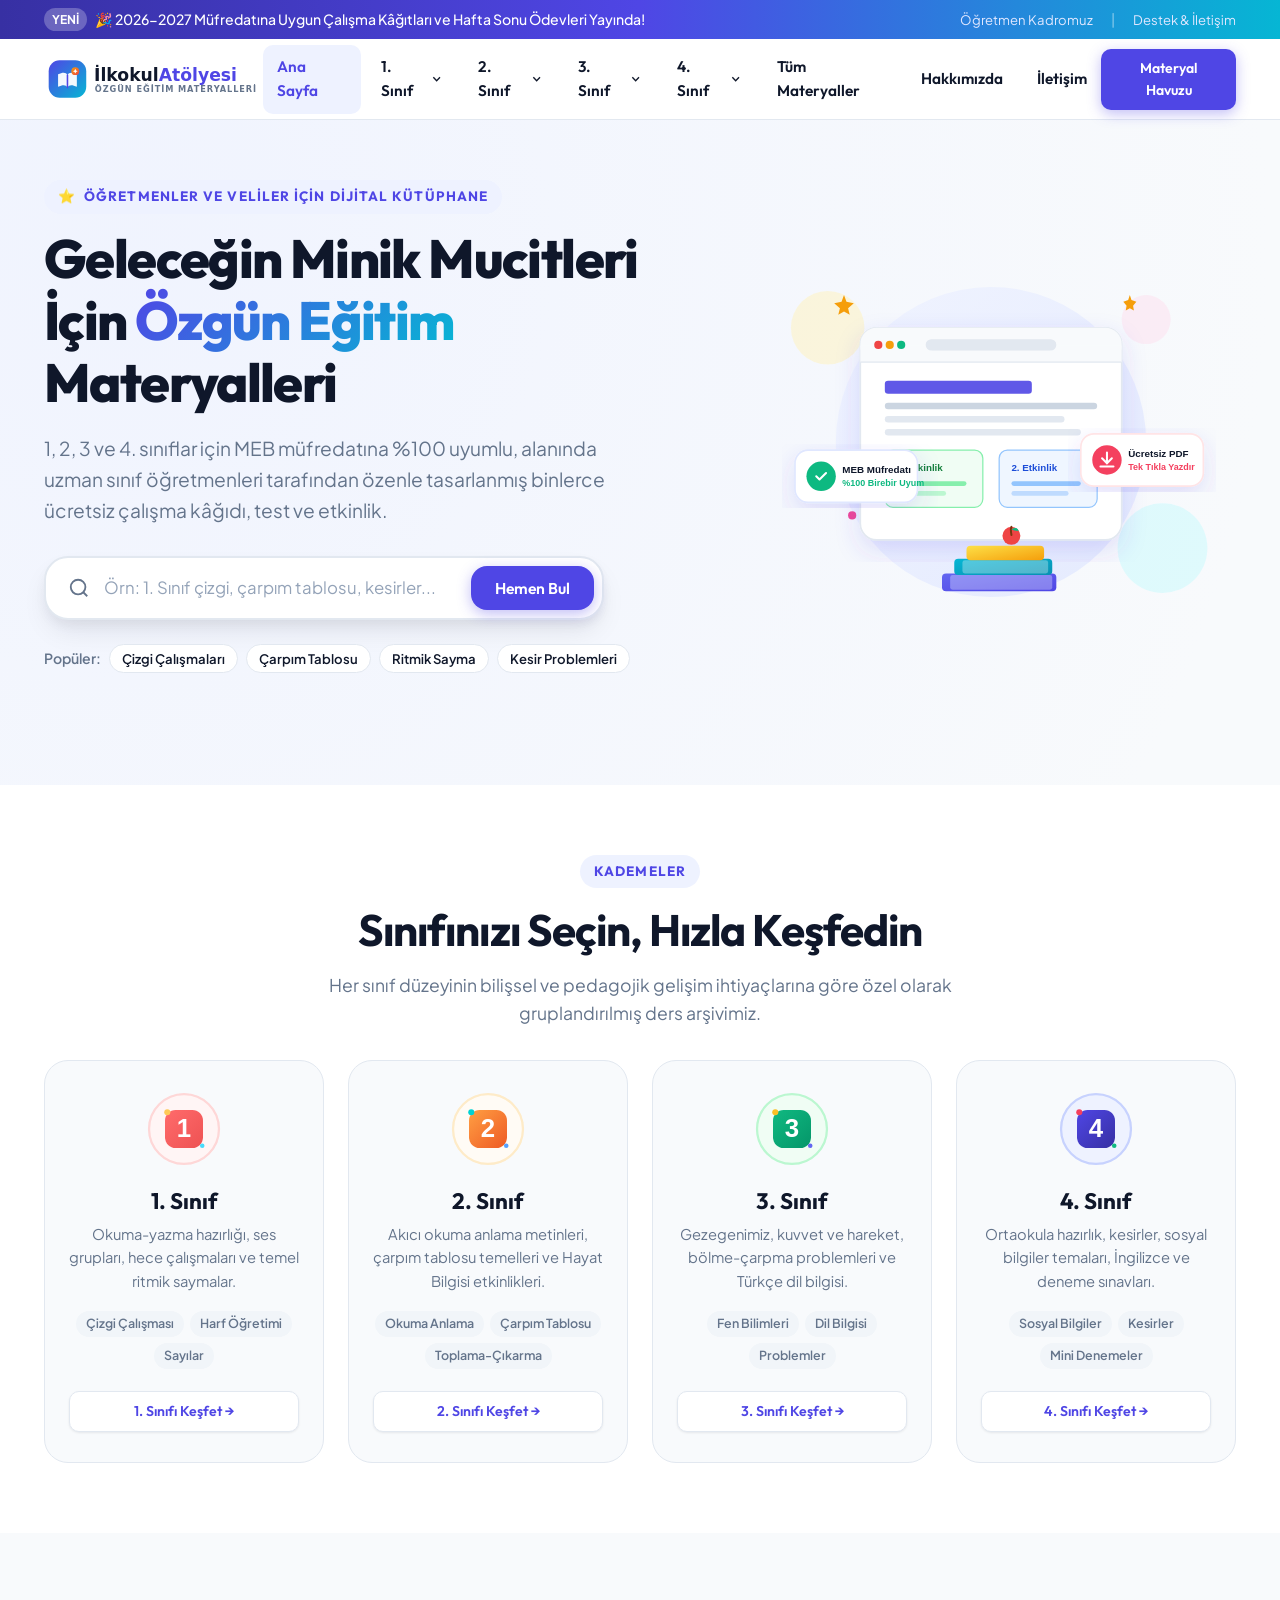
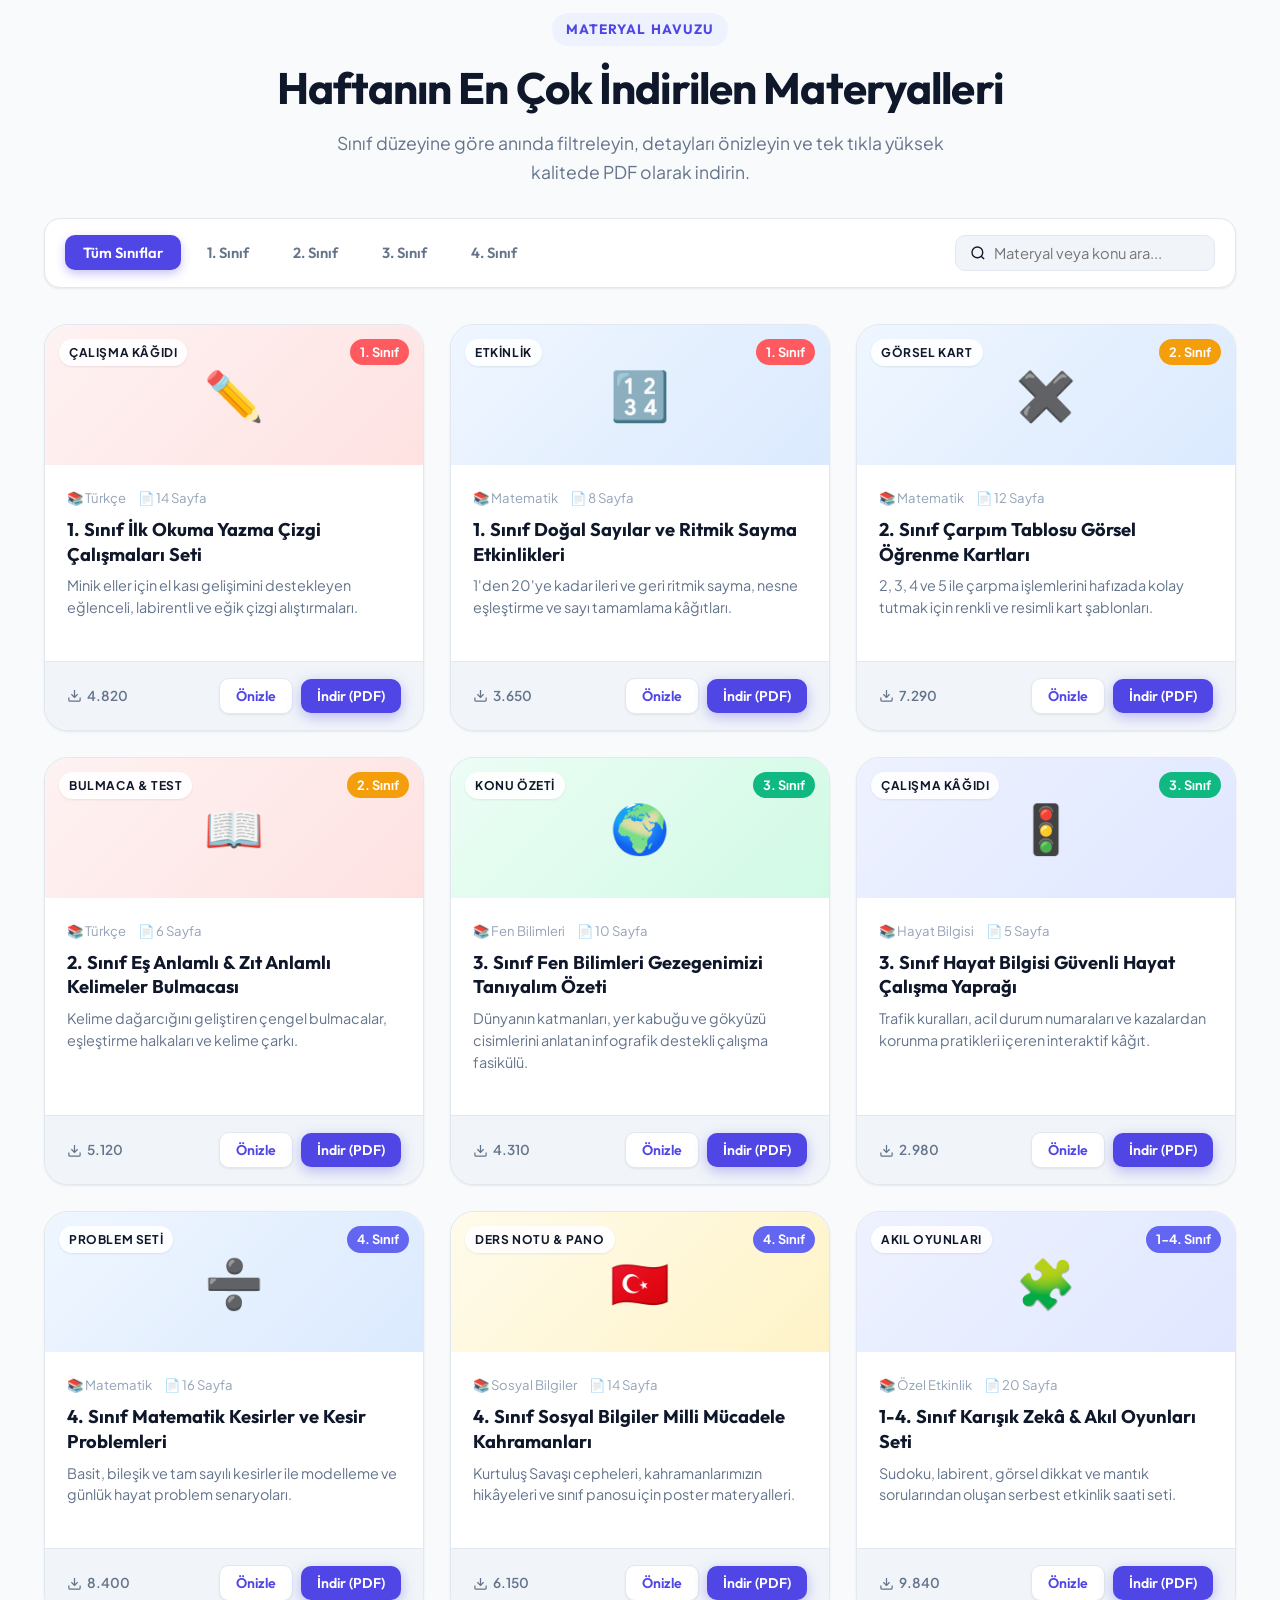
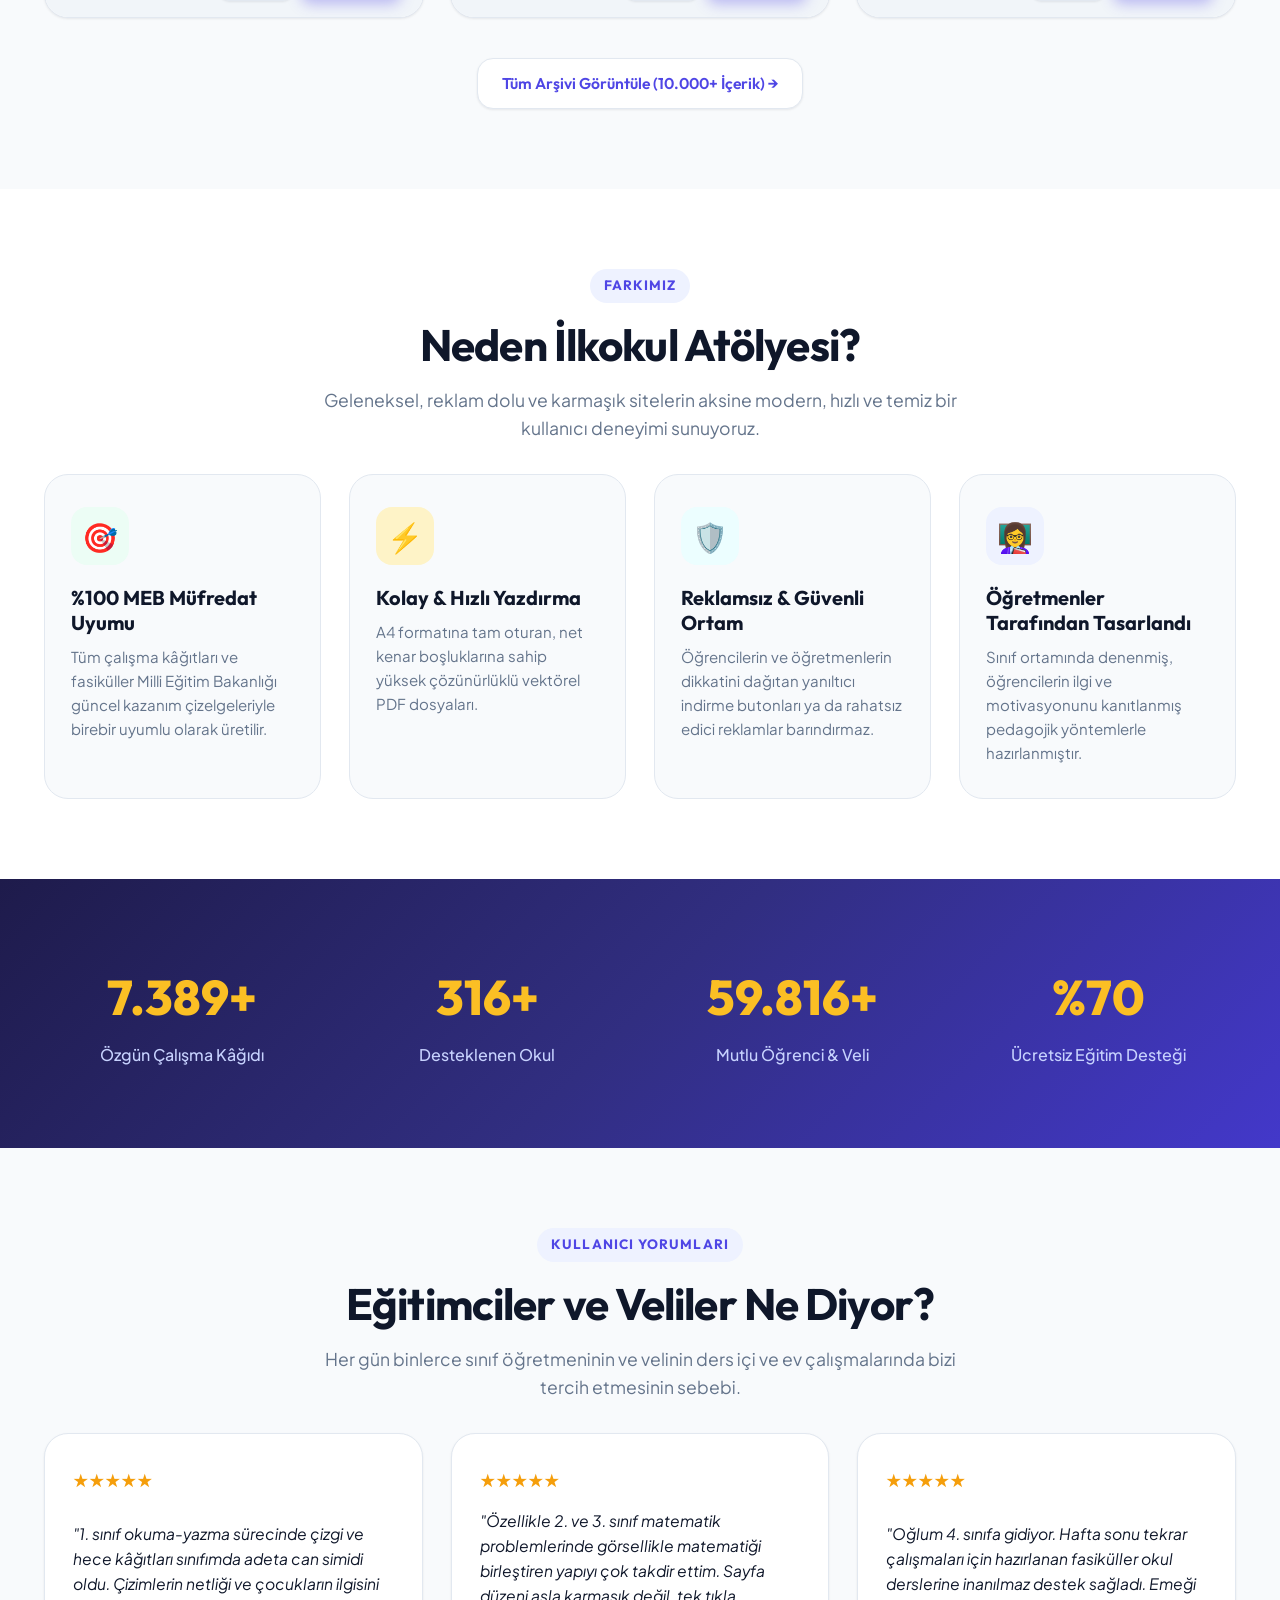
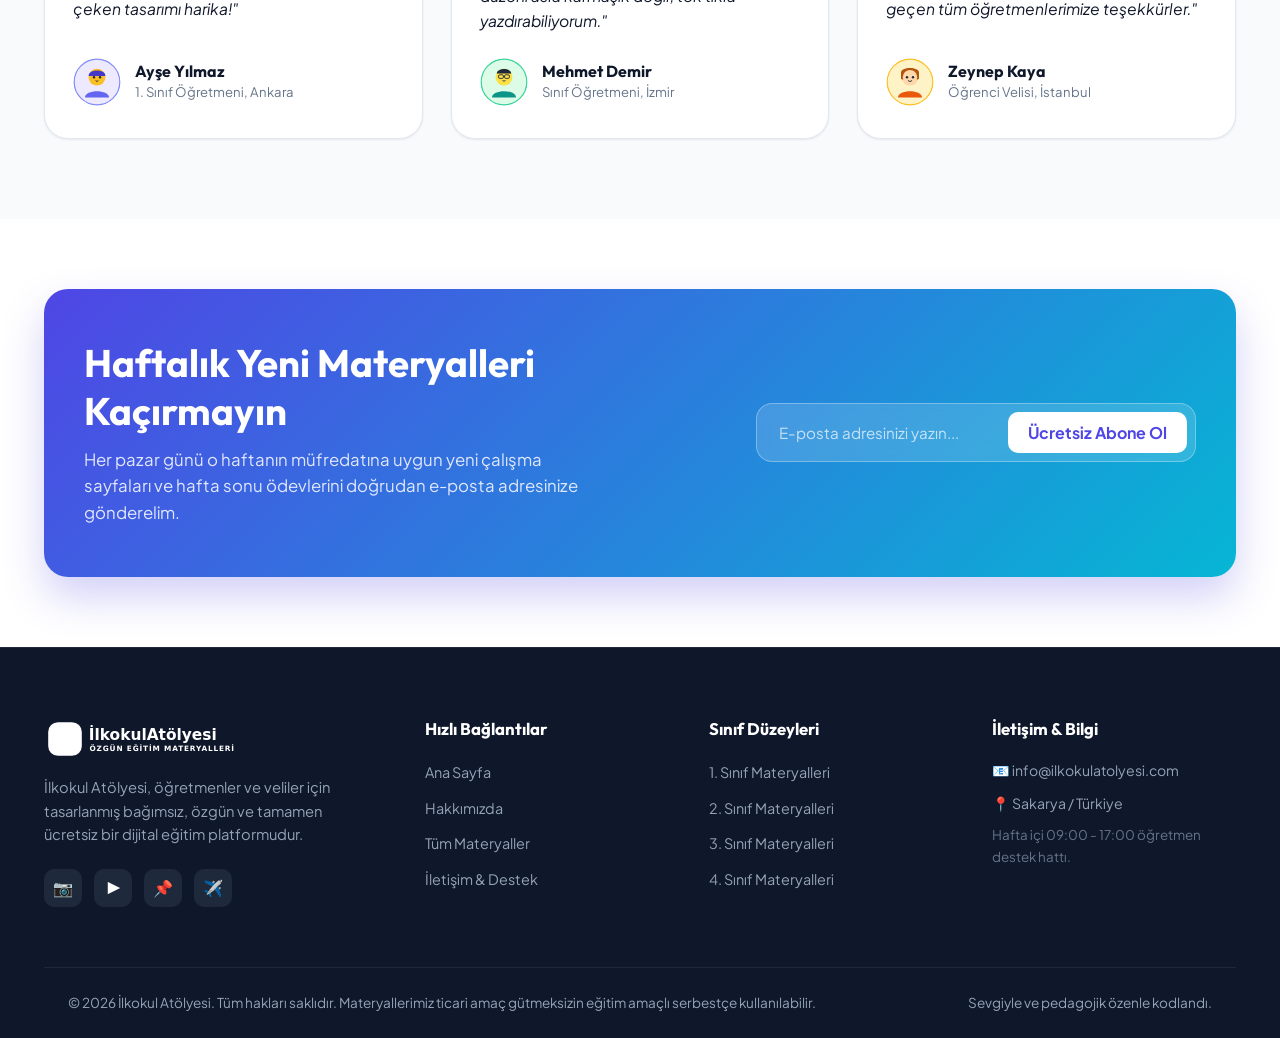
<file: index.html>
<!DOCTYPE html>
<html lang="tr">
<head>
  <meta charset="UTF-8">
  <meta name="viewport" content="width=device-width, initial-scale=1.0">
  <meta name="description" content="İlkokul Atölyesi - 1, 2, 3 ve 4. sınıflar için MEB müfredatına %100 uyumlu, ücretsiz, yazdırılabilir özgün çalışma kâğıtları, testler ve etkinlikler.">
  <meta name="keywords" content="ilkokul etkinlikleri, çalışma kağıtları, 1. sınıf çizgi, çarpım tablosu, meb ilkokul materyal, ödev sayfaları">
  <meta name="author" content="İlkokul Atölyesi">
  <title>İlkokul Atölyesi | Özgün & Ücretsiz İlkokul Eğitim Materyalleri</title>
  
  <!-- Favicon -->
  <link rel="icon" type="image/svg+xml" href="images/logo.svg">
  
  <!-- CSS Dosyaları -->
  <link rel="stylesheet" href="css/style.css">
  <link rel="stylesheet" href="css/responsive.css">
</head>
<body>

  <!-- Üst Bilgi ve Duyuru Çubuğu -->
  <aside class="top-bar" aria-label="Duyuru Çubuğu">
    <div class="container">
      <div class="top-bar-left">
        <span class="top-badge">YENİ</span>
        <span>🎉 2026-2027 Müfredatına Uygun Çalışma Kâğıtları ve Hafta Sonu Ödevleri Yayında!</span>
      </div>
      <div class="top-bar-right">
        <a href="hakkimizda.html" class="top-bar-link">Öğretmen Kadromuz</a>
        <span style="opacity: 0.5;">|</span>
        <a href="iletisim.html" class="top-bar-link">Destek & İletişim</a>
      </div>
    </div>
  </aside>

  <!-- Ana Navigasyon ve Başlık -->
  <header class="main-header" id="mainHeader">
    <div class="container nav-container">
      <!-- Marka Logosu -->
      <a href="index.html" class="brand-logo" title="İlkokul Atölyesi Ana Sayfa">
        <img src="images/logo.svg" alt="İlkokul Atölyesi Logosu">
      </a>

      <!-- Masaüstü & Mobil Navigasyon Menüsü -->
      <nav class="nav-menu" id="navMenu" aria-label="Ana Menü">
        <div class="nav-item">
          <a href="index.html" class="nav-link active">Ana Sayfa</a>
        </div>

        <!-- 1. Sınıf Açılır Menü -->
        <div class="nav-item has-dropdown">
          <a href="hizmetler.html?grade=1" class="nav-link">
            1. Sınıf
            <svg class="arrow" viewBox="0 0 24 24" fill="none" stroke="currentColor" stroke-width="2.5"><polyline points="6 9 12 15 18 9"></polyline></svg>
          </a>
          <div class="dropdown-menu">
            <a href="hizmetler.html?grade=1&search=cizgi" class="dropdown-link">
              <span class="dropdown-badge b-1">1</span> İlk Okuma & Çizgi
            </a>
            <a href="hizmetler.html?grade=1&search=matematik" class="dropdown-link">
              <span class="dropdown-badge b-1">1</span> 1. Sınıf Matematik
            </a>
            <a href="hizmetler.html?grade=1&search=turkce" class="dropdown-link">
              <span class="dropdown-badge b-1">1</span> 1. Sınıf Türkçe
            </a>
          </div>
        </div>

        <!-- 2. Sınıf Açılır Menü -->
        <div class="nav-item has-dropdown">
          <a href="hizmetler.html?grade=2" class="nav-link">
            2. Sınıf
            <svg class="arrow" viewBox="0 0 24 24" fill="none" stroke="currentColor" stroke-width="2.5"><polyline points="6 9 12 15 18 9"></polyline></svg>
          </a>
          <div class="dropdown-menu">
            <a href="hizmetler.html?grade=2&search=carpim" class="dropdown-link">
              <span class="dropdown-badge b-2">2</span> Çarpım Tablosu
            </a>
            <a href="hizmetler.html?grade=2&search=turkce" class="dropdown-link">
              <span class="dropdown-badge b-2">2</span> 2. Sınıf Türkçe
            </a>
            <a href="hizmetler.html?grade=2&search=hayat" class="dropdown-link">
              <span class="dropdown-badge b-2">2</span> Hayat Bilgisi
            </a>
          </div>
        </div>

        <!-- 3. Sınıf Açılır Menü -->
        <div class="nav-item has-dropdown">
          <a href="hizmetler.html?grade=3" class="nav-link">
            3. Sınıf
            <svg class="arrow" viewBox="0 0 24 24" fill="none" stroke="currentColor" stroke-width="2.5"><polyline points="6 9 12 15 18 9"></polyline></svg>
          </a>
          <div class="dropdown-menu">
            <a href="hizmetler.html?grade=3&search=fen" class="dropdown-link">
              <span class="dropdown-badge b-3">3</span> Fen Bilimleri
            </a>
            <a href="hizmetler.html?grade=3&search=matematik" class="dropdown-link">
              <span class="dropdown-badge b-3">3</span> 3. Sınıf Matematik
            </a>
            <a href="hizmetler.html?grade=3&search=hayat" class="dropdown-link">
              <span class="dropdown-badge b-3">3</span> Hayat Bilgisi
            </a>
          </div>
        </div>

        <!-- 4. Sınıf Açılır Menü -->
        <div class="nav-item has-dropdown">
          <a href="hizmetler.html?grade=4" class="nav-link">
            4. Sınıf
            <svg class="arrow" viewBox="0 0 24 24" fill="none" stroke="currentColor" stroke-width="2.5"><polyline points="6 9 12 15 18 9"></polyline></svg>
          </a>
          <div class="dropdown-menu">
            <a href="hizmetler.html?grade=4&search=kesirler" class="dropdown-link">
              <span class="dropdown-badge b-4">4</span> Kesirler & Problemler
            </a>
            <a href="hizmetler.html?grade=4&search=sosyal" class="dropdown-link">
              <span class="dropdown-badge b-4">4</span> Sosyal Bilgiler
            </a>
            <a href="hizmetler.html?grade=4&search=fen" class="dropdown-link">
              <span class="dropdown-badge b-4">4</span> Fen Bilimleri
            </a>
          </div>
        </div>

        <div class="nav-item">
          <a href="hizmetler.html" class="nav-link">Tüm Materyaller</a>
        </div>

        <div class="nav-item">
          <a href="hakkimizda.html" class="nav-link">Hakkımızda</a>
        </div>

        <div class="nav-item">
          <a href="iletisim.html" class="nav-link">İletişim</a>
        </div>
      </nav>

      <!-- Sağ Eylem Butonları -->
      <div class="header-actions">
        <a href="hizmetler.html" class="btn btn-primary btn-sm">
          <span>Materyal Havuzu</span>
        </a>
        <!-- Mobil Menü Butonu -->
        <button class="mobile-toggle" id="mobileToggle" aria-label="Menüyü Aç/Kapat" aria-expanded="false">
          <div class="hamburger-icon">
            <span></span>
            <span></span>
            <span></span>
          </div>
        </button>
      </div>
    </div>
  </header>

  <!-- Ana İçerik -->
  <main>
    <!-- HERO KARŞILAMA BÖLÜMÜ -->
    <section class="hero-section">
      <div class="container hero-grid">
        <div class="hero-content">
          <div class="section-tag">
            <span>⭐</span> Öğretmenler ve Veliler İçin Dijital Kütüphane
          </div>
          <h1 class="hero-title">
            Geleceğin Minik Mucitleri İçin <span class="highlight">Özgün Eğitim</span> Materyalleri
          </h1>
          <p class="hero-lead">
            1, 2, 3 ve 4. sınıflar için MEB müfredatına %100 uyumlu, alanında uzman sınıf öğretmenleri tarafından özenle tasarlanmış binlerce ücretsiz çalışma kâğıdı, test ve etkinlik.
          </p>

          <!-- Canlı Arama Kutusu -->
          <div class="hero-search-wrapper">
            <svg class="search-icon" width="22" height="22" viewBox="0 0 24 24" fill="none" stroke="currentColor" stroke-width="2">
              <circle cx="11" cy="11" r="8"></circle>
              <line x1="21" y1="21" x2="16.65" y2="16.65"></line>
            </svg>
            <input type="text" class="hero-search-input" id="heroSearchInput" placeholder="Örn: 1. Sınıf çizgi, çarpım tablosu, kesirler...">
            <button class="btn btn-primary" id="heroSearchBtn">Hemen Bul</button>
          </div>

          <!-- Hızlı Arama Etiketleri -->
          <div class="hero-quick-tags">
            <span class="label">Popüler:</span>
            <button class="quick-tag-chip" data-tag="cizgi">Çizgi Çalışmaları</button>
            <button class="quick-tag-chip" data-tag="carpim">Çarpım Tablosu</button>
            <button class="quick-tag-chip" data-tag="ritmik">Ritmik Sayma</button>
            <button class="quick-tag-chip" data-tag="kesirler">Kesir Problemleri</button>
          </div>
        </div>

        <!-- Hero Vektör Çizimi -->
        <div class="hero-visual">
          <img src="images/hero-illustration.svg" alt="İlkokul Atölyesi Eğitim Görseli">
        </div>
      </div>
    </section>

    <!-- SINIF SEVİYELERİ BÖLÜMÜ -->
    <section class="grades-section">
      <div class="container">
        <div class="text-center">
          <div class="section-tag">Kademeler</div>
          <h2 class="section-title">Sınıfınızı Seçin, Hızla Keşfedin</h2>
          <p class="section-desc">Her sınıf düzeyinin bilişsel ve pedagojik gelişim ihtiyaçlarına göre özel olarak gruplandırılmış ders arşivimiz.</p>
        </div>

        <div class="grades-grid">
          <!-- 1. Sınıf Kartı -->
          <div class="grade-card g1">
            <img src="images/grade-1.svg" class="grade-card-icon" alt="1. Sınıf İkonu">
            <h3 class="grade-card-title">1. Sınıf</h3>
            <p class="grade-card-desc">Okuma-yazma hazırlığı, ses grupları, hece çalışmaları ve temel ritmik saymalar.</p>
            <div class="grade-tags">
              <span class="grade-tag-item">Çizgi Çalışması</span>
              <span class="grade-tag-item">Harf Öğretimi</span>
              <span class="grade-tag-item">Sayılar</span>
            </div>
            <a href="hizmetler.html?grade=1" class="btn btn-secondary btn-sm btn-block">1. Sınıfı Keşfet →</a>
          </div>

          <!-- 2. Sınıf Kartı -->
          <div class="grade-card g2">
            <img src="images/grade-2.svg" class="grade-card-icon" alt="2. Sınıf İkonu">
            <h3 class="grade-card-title">2. Sınıf</h3>
            <p class="grade-card-desc">Akıcı okuma anlama metinleri, çarpım tablosu temelleri ve Hayat Bilgisi etkinlikleri.</p>
            <div class="grade-tags">
              <span class="grade-tag-item">Okuma Anlama</span>
              <span class="grade-tag-item">Çarpım Tablosu</span>
              <span class="grade-tag-item">Toplama-Çıkarma</span>
            </div>
            <a href="hizmetler.html?grade=2" class="btn btn-secondary btn-sm btn-block">2. Sınıfı Keşfet →</a>
          </div>

          <!-- 3. Sınıf Kartı -->
          <div class="grade-card g3">
            <img src="images/grade-3.svg" class="grade-card-icon" alt="3. Sınıf İkonu">
            <h3 class="grade-card-title">3. Sınıf</h3>
            <p class="grade-card-desc">Gezegenimiz, kuvvet ve hareket, bölme-çarpma problemleri ve Türkçe dil bilgisi.</p>
            <div class="grade-tags">
              <span class="grade-tag-item">Fen Bilimleri</span>
              <span class="grade-tag-item">Dil Bilgisi</span>
              <span class="grade-tag-item">Problemler</span>
            </div>
            <a href="hizmetler.html?grade=3" class="btn btn-secondary btn-sm btn-block">3. Sınıfı Keşfet →</a>
          </div>

          <!-- 4. Sınıf Kartı -->
          <div class="grade-card g4">
            <img src="images/grade-4.svg" class="grade-card-icon" alt="4. Sınıf İkonu">
            <h3 class="grade-card-title">4. Sınıf</h3>
            <p class="grade-card-desc">Ortaokula hazırlık, kesirler, sosyal bilgiler temaları, İngilizce ve deneme sınavları.</p>
            <div class="grade-tags">
              <span class="grade-tag-item">Sosyal Bilgiler</span>
              <span class="grade-tag-item">Kesirler</span>
              <span class="grade-tag-item">Mini Denemeler</span>
            </div>
            <a href="hizmetler.html?grade=4" class="btn btn-secondary btn-sm btn-block">4. Sınıfı Keşfet →</a>
          </div>
        </div>
      </div>
    </section>

    <!-- POPÜLER MATERYALLER & CANLI FİLTRELEME -->
    <section class="resources-section">
      <div class="container">
        <div class="text-center">
          <div class="section-tag">Materyal Havuzu</div>
          <h2 class="section-title">Haftanın En Çok İndirilen Materyalleri</h2>
          <p class="section-desc">Sınıf düzeyine göre anında filtreleyin, detayları önizleyin ve tek tıkla yüksek kalitede PDF olarak indirin.</p>
        </div>

        <!-- Filtreleme ve Arama Çubuğu -->
        <div class="filter-bar">
          <div class="filter-tabs">
            <button class="filter-tab active" data-filter="all">Tüm Sınıflar</button>
            <button class="filter-tab" data-filter="1">1. Sınıf</button>
            <button class="filter-tab" data-filter="2">2. Sınıf</button>
            <button class="filter-tab" data-filter="3">3. Sınıf</button>
            <button class="filter-tab" data-filter="4">4. Sınıf</button>
          </div>

          <div class="filter-search-box">
            <svg width="18" height="18" viewBox="0 0 24 24" fill="none" stroke="currentColor" stroke-width="2">
              <circle cx="11" cy="11" r="8"></circle>
              <line x1="21" y1="21" x2="16.65" y2="16.65"></line>
            </svg>
            <input type="text" id="filterSearchInput" placeholder="Materyal veya konu ara...">
          </div>
        </div>

        <!-- Dinamik Materyal Izgarası (JavaScript tarafından doldurulur) -->
        <div class="resources-grid" id="resourcesGrid"></div>

        <div class="text-center" style="margin-top: 40px;">
          <a href="hizmetler.html" class="btn btn-secondary">Tüm Arşivi Görüntüle (10.000+ İçerik) →</a>
        </div>
      </div>
    </section>

    <!-- NEDEN İLKOKUL ATÖLYESİ (ÖZELLİKLER) -->
    <section class="features-section">
      <div class="container">
        <div class="text-center">
          <div class="section-tag">Farkımız</div>
          <h2 class="section-title">Neden İlkokul Atölyesi?</h2>
          <p class="section-desc">Geleneksel, reklam dolu ve karmaşık sitelerin aksine modern, hızlı ve temiz bir kullanıcı deneyimi sunuyoruz.</p>
        </div>

        <div class="features-grid">
          <div class="feature-box">
            <div class="feature-icon-wrapper green">🎯</div>
            <h3>%100 MEB Müfredat Uyumu</h3>
            <p>Tüm çalışma kâğıtları ve fasiküller Milli Eğitim Bakanlığı güncel kazanım çizelgeleriyle birebir uyumlu olarak üretilir.</p>
          </div>

          <div class="feature-box">
            <div class="feature-icon-wrapper amber">⚡</div>
            <h3>Kolay & Hızlı Yazdırma</h3>
            <p>A4 formatına tam oturan, net kenar boşluklarına sahip yüksek çözünürlüklü vektörel PDF dosyaları.</p>
          </div>

          <div class="feature-box">
            <div class="feature-icon-wrapper cyan">🛡️</div>
            <h3>Reklamsız & Güvenli Ortam</h3>
            <p>Öğrencilerin ve öğretmenlerin dikkatini dağıtan yanıltıcı indirme butonları ya da rahatsız edici reklamlar barındırmaz.</p>
          </div>

          <div class="feature-box">
            <div class="feature-icon-wrapper">👩‍🏫</div>
            <h3>Öğretmenler Tarafından Tasarlandı</h3>
            <p>Sınıf ortamında denenmiş, öğrencilerin ilgi ve motivasyonunu kanıtlanmış pedagojik yöntemlerle hazırlanmıştır.</p>
          </div>
        </div>
      </div>
    </section>

    <!-- CANLI SAYAÇ BÖLÜMÜ (STATISTICS) -->
    <section class="stats-section">
      <div class="container">
        <div class="stats-grid">
          <div class="stat-item">
            <div class="stat-number" data-target="10500" data-suffix="+">0</div>
            <div class="stat-label">Özgün Çalışma Kâğıdı</div>
          </div>
          <div class="stat-item">
            <div class="stat-number" data-target="450" data-suffix="+">0</div>
            <div class="stat-label">Desteklenen Okul</div>
          </div>
          <div class="stat-item">
            <div class="stat-number" data-target="85000" data-suffix="+">0</div>
            <div class="stat-label">Mutlu Öğrenci & Veli</div>
          </div>
          <div class="stat-item">
            <div class="stat-number" data-target="100" data-prefix="%" data-suffix="">0</div>
            <div class="stat-label">Ücretsiz Eğitim Desteği</div>
          </div>
        </div>
      </div>
    </section>

    <!-- ÖĞRETMEN VE VELİ GÖRÜŞLERİ (TESTIMONIALS) -->
    <section class="testimonials-section">
      <div class="container">
        <div class="text-center">
          <div class="section-tag">Kullanıcı Yorumları</div>
          <h2 class="section-title">Eğitimciler ve Veliler Ne Diyor?</h2>
          <p class="section-desc">Her gün binlerce sınıf öğretmeninin ve velinin ders içi ve ev çalışmalarında bizi tercih etmesinin sebebi.</p>
        </div>

        <div class="testimonials-grid">
          <div class="testimonial-card">
            <div class="rating-stars">★★★★★</div>
            <p class="testimonial-quote">
              "1. sınıf okuma-yazma sürecinde çizgi ve hece kâğıtları sınıfımda adeta can simidi oldu. Çizimlerin netliği ve çocukların ilgisini çeken tasarımı harika!"
            </p>
            <div class="testimonial-author">
              <img src="images/avatar-1.svg" class="author-avatar" alt="Ayşe Öğretmen">
              <div class="author-info">
                <h4>Ayşe Yılmaz</h4>
                <p>1. Sınıf Öğretmeni, Ankara</p>
              </div>
            </div>
          </div>

          <div class="testimonial-card">
            <div class="rating-stars">★★★★★</div>
            <p class="testimonial-quote">
              "Özellikle 2. ve 3. sınıf matematik problemlerinde görsellikle matematiği birleştiren yapıyı çok takdir ettim. Sayfa düzeni asla karmaşık değil, tek tıkla yazdırabiliyorum."
            </p>
            <div class="testimonial-author">
              <img src="images/avatar-2.svg" class="author-avatar" alt="Mehmet Öğretmen">
              <div class="author-info">
                <h4>Mehmet Demir</h4>
                <p>Sınıf Öğretmeni, İzmir</p>
              </div>
            </div>
          </div>

          <div class="testimonial-card">
            <div class="rating-stars">★★★★★</div>
            <p class="testimonial-quote">
              "Oğlum 4. sınıfa gidiyor. Hafta sonu tekrar çalışmaları için hazırlanan fasiküller okul derslerine inanılmaz destek sağladı. Emeği geçen tüm öğretmenlerimize teşekkürler."
            </p>
            <div class="testimonial-author">
              <img src="images/avatar-3.svg" class="author-avatar" alt="Zeynep Veli">
              <div class="author-info">
                <h4>Zeynep Kaya</h4>
                <p>Öğrenci Velisi, İstanbul</p>
              </div>
            </div>
          </div>
        </div>
      </div>
    </section>

    <!-- BÜLTEN ABONELİĞİ (NEWSLETTER BANNER) -->
    <section class="cta-banner">
      <div class="container">
        <div class="cta-box">
          <div class="cta-text">
            <h2>Haftalık Yeni Materyalleri Kaçırmayın</h2>
            <p>Her pazar günü o haftanın müfredatına uygun yeni çalışma sayfaları ve hafta sonu ödevlerini doğrudan e-posta adresinize gönderelim.</p>
          </div>
          <form class="newsletter-form">
            <input type="email" class="newsletter-input" placeholder="E-posta adresinizi yazın..." required>
            <button type="submit" class="newsletter-btn">Ücretsiz Abone Ol</button>
          </form>
        </div>
      </div>
    </section>
  </main>

  <!-- HIZLI ÖNİZLEME MODALI -->
  <div class="modal-overlay" id="previewModal" role="dialog" aria-modal="true" aria-labelledby="modalTitle">
    <div class="modal-box">
      <div class="modal-header">
        <h3 id="modalTitle">Materyal Detayı</h3>
        <button class="modal-close-btn" id="modalCloseBtn" aria-label="Kapat">&times;</button>
      </div>
      <div class="modal-content">
        <div class="modal-preview-doc">
          <div class="modal-doc-icon">📄</div>
          <div style="font-weight: 700; color: var(--primary);" id="modalSubject">Matematik</div>
          <div style="font-size: 0.9rem; color: var(--text-muted);" id="modalGrade">1. Sınıf</div>
          <div style="font-size: 0.85rem; color: var(--text-light); margin-top: 4px;" id="modalPages">8 Sayfa PDF</div>
        </div>
        <p id="modalDesc" style="color: var(--text-main); margin-bottom: 16px; font-size: 0.96rem;"></p>
        <div style="background: var(--bg-subtle); padding: 14px; border-radius: var(--radius-sm);">
          <strong style="display: block; font-size: 0.9rem; margin-bottom: 6px;">İlgili MEB Kazanımları:</strong>
          <ul id="modalOutcomes" style="font-size: 0.86rem; color: var(--text-muted); line-height: 1.6;"></ul>
        </div>
      </div>
      <div class="modal-footer">
        <button class="btn btn-secondary btn-sm" onclick="document.getElementById('modalCloseBtn').click();">Kapat</button>
        <button class="btn btn-primary btn-sm" id="modalDownloadBtn">PDF Dosyasını İndir</button>
      </div>
    </div>
  </div>

  <!-- TOAST BİLDİRİM KAPSAYICISI -->
  <div class="toast-container" id="toastContainer"></div>

  <!-- ALT BİLGİ (FOOTER) -->
  <footer class="main-footer">
    <div class="container">
      <div class="footer-grid">
        <div class="footer-brand">
          <a href="index.html">
            <img src="images/logo.svg" alt="İlkokul Atölyesi" style="filter: brightness(0) invert(1); height: 42px;">
          </a>
          <p>
            İlkokul Atölyesi, öğretmenler ve veliler için tasarlanmış bağımsız, özgün ve tamamen ücretsiz bir dijital eğitim platformudur.
          </p>
          <div class="footer-socials">
            <a href="#" class="social-link" title="Instagram">📷</a>
            <a href="#" class="social-link" title="YouTube">▶️</a>
            <a href="#" class="social-link" title="Pinterest">📌</a>
            <a href="#" class="social-link" title="Telegram">✈️</a>
          </div>
        </div>

        <div class="footer-col">
          <h4>Hızlı Bağlantılar</h4>
          <ul class="footer-links">
            <li><a href="index.html">Ana Sayfa</a></li>
            <li><a href="hakkimizda.html">Hakkımızda</a></li>
            <li><a href="hizmetler.html">Tüm Materyaller</a></li>
            <li><a href="iletisim.html">İletişim & Destek</a></li>
          </ul>
        </div>

        <div class="footer-col">
          <h4>Sınıf Düzeyleri</h4>
          <ul class="footer-links">
            <li><a href="hizmetler.html?grade=1">1. Sınıf Materyalleri</a></li>
            <li><a href="hizmetler.html?grade=2">2. Sınıf Materyalleri</a></li>
            <li><a href="hizmetler.html?grade=3">3. Sınıf Materyalleri</a></li>
            <li><a href="hizmetler.html?grade=4">4. Sınıf Materyalleri</a></li>
          </ul>
        </div>

        <div class="footer-col">
          <h4>İletişim & Bilgi</h4>
          <p style="font-size: 0.88rem; margin-bottom: 10px;">📧 info@ilkokulatolyesi.com</p>
          <p style="font-size: 0.88rem; margin-bottom: 10px;">📍 Sakarya / Türkiye</p>
          <p style="font-size: 0.84rem; color: #64748B;">Hafta içi 09:00 - 17:00 öğretmen destek hattı.</p>
        </div>
      </div>

      <div class="footer-bottom">
        <div class="container">
          <p>© 2026 İlkokul Atölyesi. Tüm hakları saklıdır. Materyallerimiz ticari amaç gütmeksizin eğitim amaçlı serbestçe kullanılabilir.</p>
          <p>Sevgiyle ve pedagojik özenle kodlandı.</p>
        </div>
      </div>
    </div>
  </footer>

  <!-- JavaScript Dosyası -->
  <script src="js/script.js"></script>
</body>
</html>
</file>
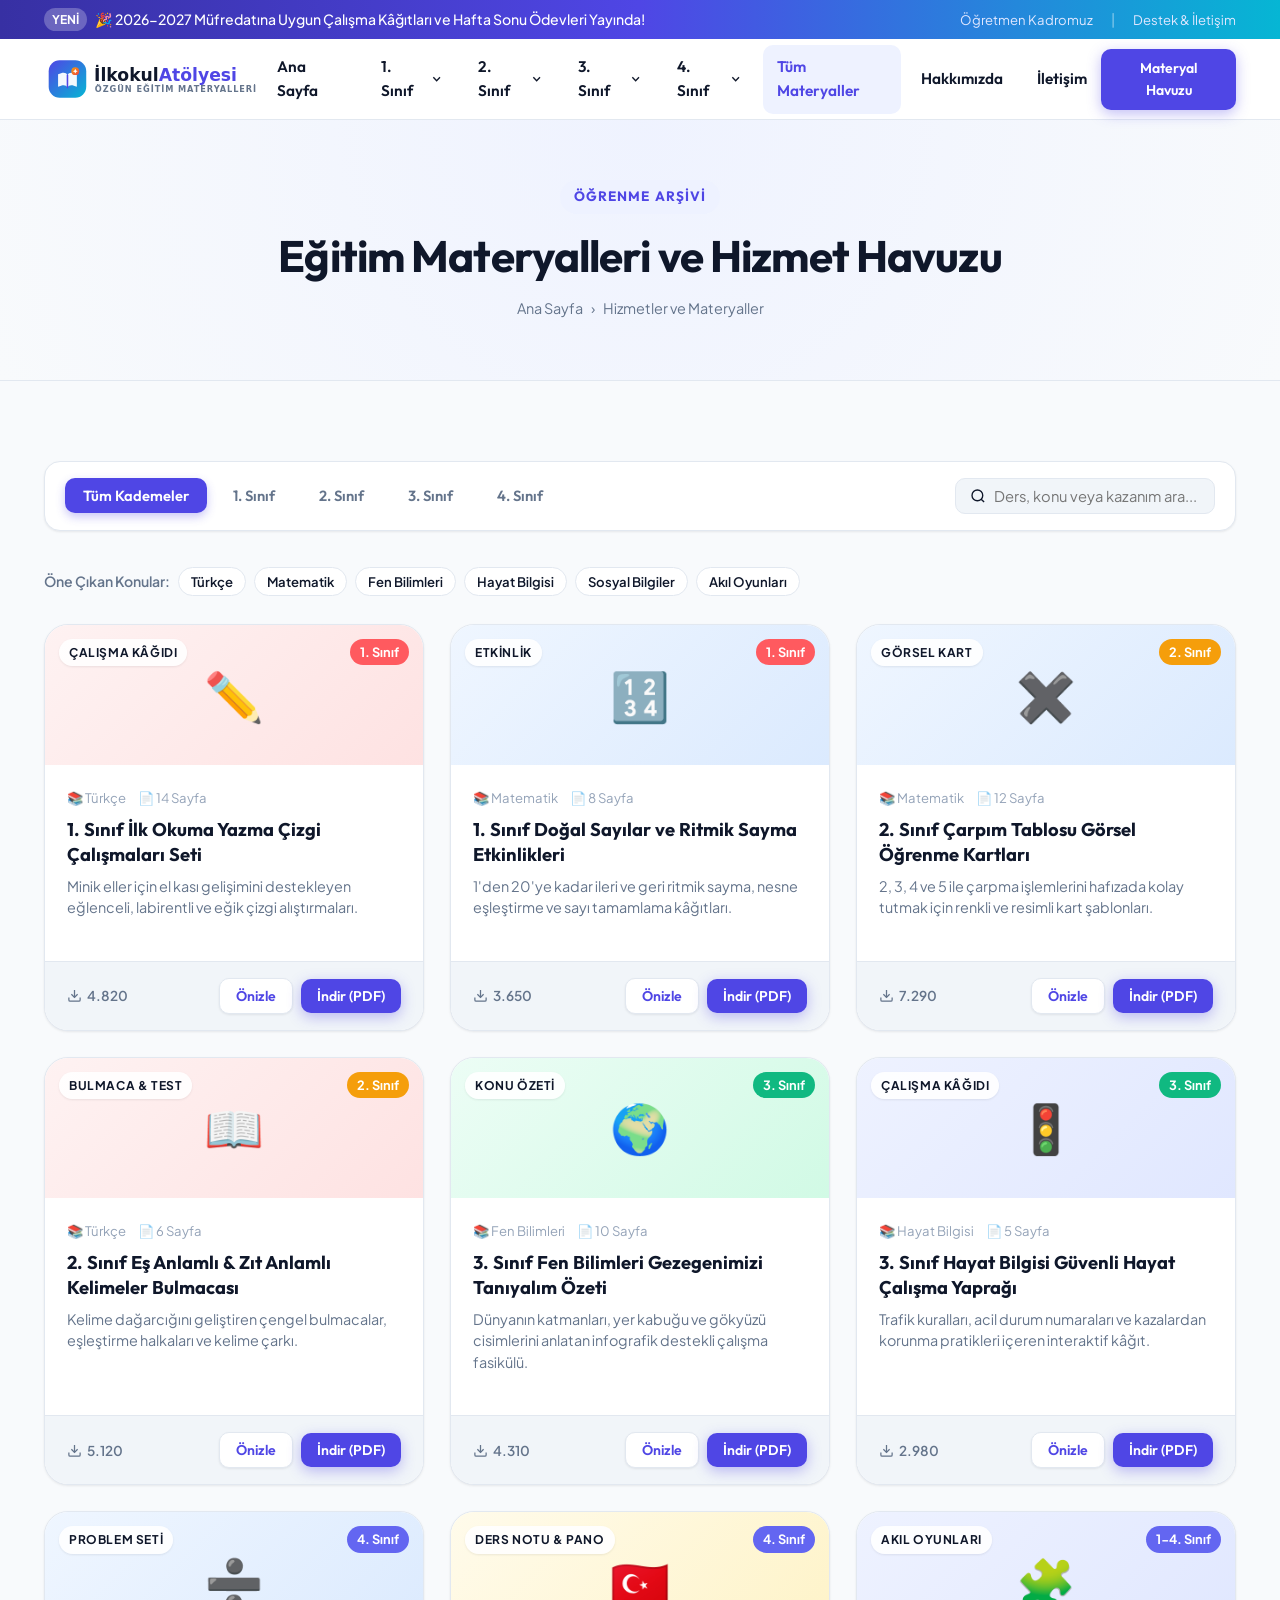
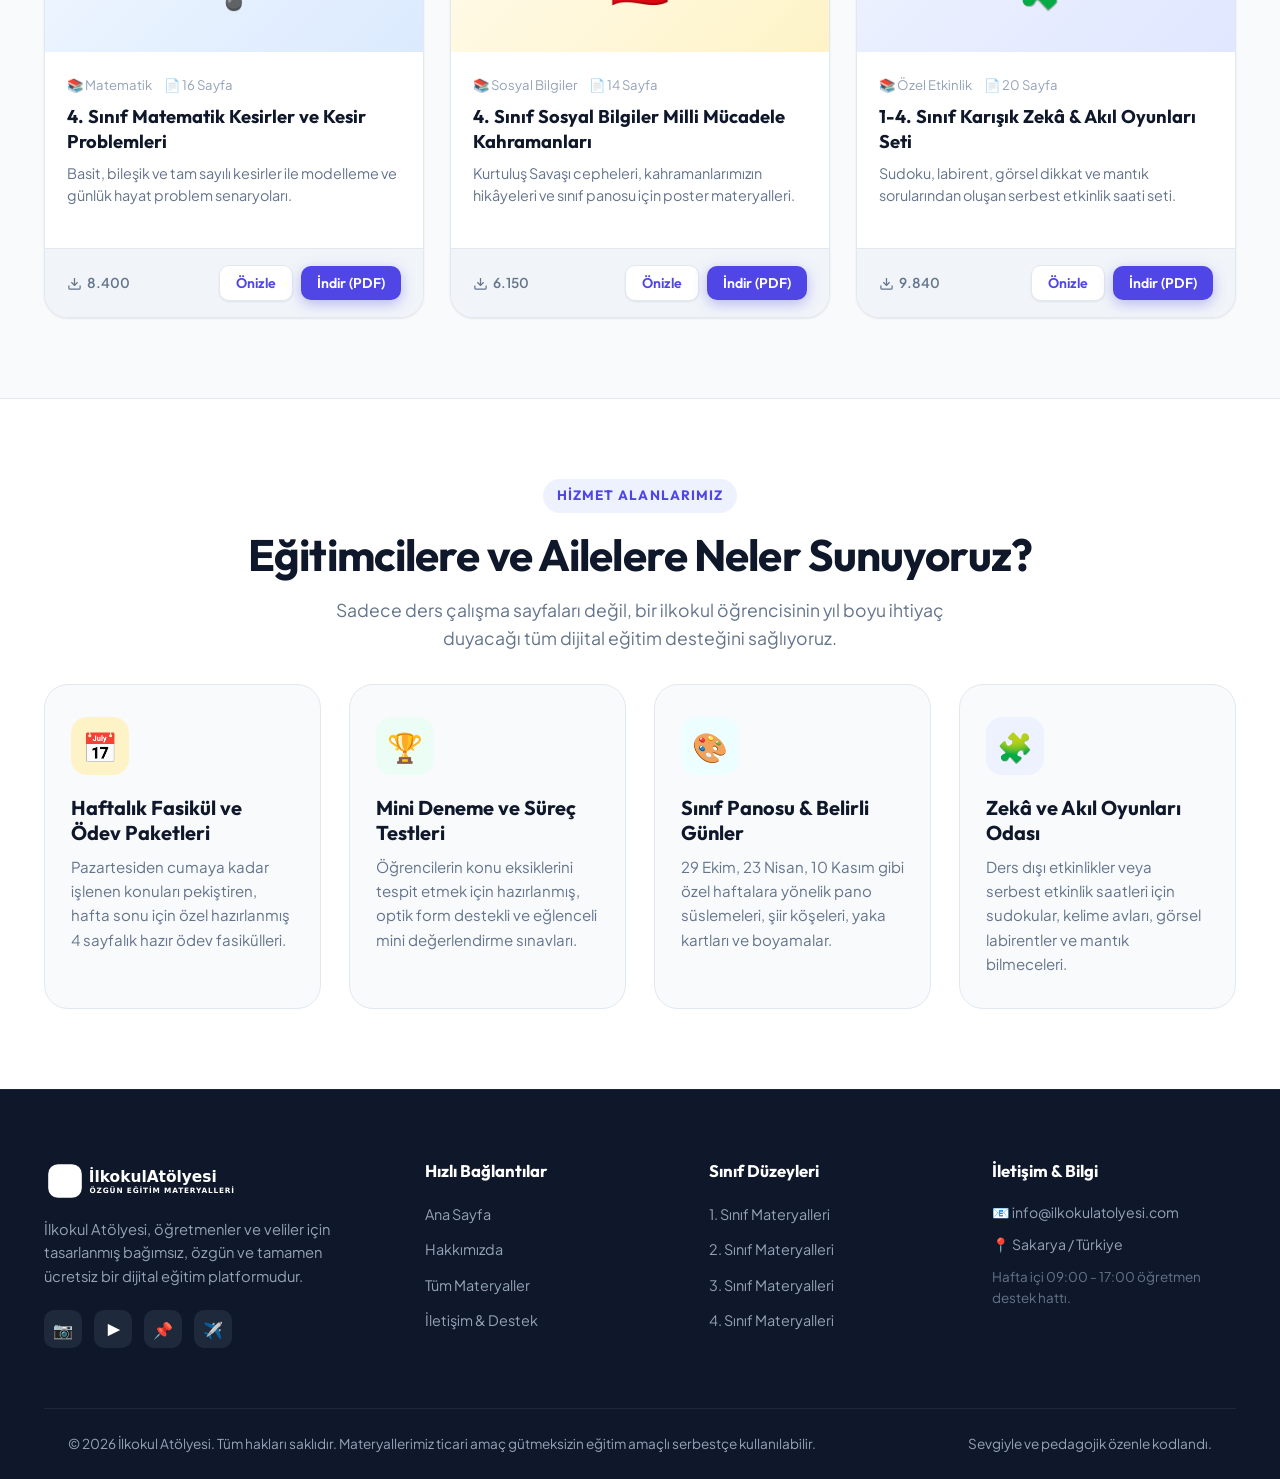
<file: hizmetler.html>
<!DOCTYPE html>
<html lang="tr">
<head>
  <meta charset="UTF-8">
  <meta name="viewport" content="width=device-width, initial-scale=1.0">
  <meta name="description" content="İlkokul Atölyesi Materyal Havuzu - 1, 2, 3 ve 4. sınıflar için Türkçe, Matematik, Fen ve Sosyal Bilgiler çalışma kâğıtları, testler ve eğitim hizmetleri.">
  <meta name="keywords" content="ilkokul materyal indir, 1. sınıf çalışma kağıdı, 2. sınıf çarpım tablosu, 3. sınıf fen, 4. sınıf matematik pdf">
  <title>Materyaller ve Hizmetler | İlkokul Atölyesi</title>
  
  <link rel="icon" type="image/svg+xml" href="images/logo.svg">
  <link rel="stylesheet" href="css/style.css">
  <link rel="stylesheet" href="css/responsive.css">
</head>
<body>

  <!-- Üst Bilgi ve Duyuru Çubuğu -->
  <aside class="top-bar" aria-label="Duyuru Çubuğu">
    <div class="container">
      <div class="top-bar-left">
        <span class="top-badge">YENİ</span>
        <span>🎉 2026-2027 Müfredatına Uygun Çalışma Kâğıtları ve Hafta Sonu Ödevleri Yayında!</span>
      </div>
      <div class="top-bar-right">
        <a href="hakkimizda.html" class="top-bar-link">Öğretmen Kadromuz</a>
        <span style="opacity: 0.5;">|</span>
        <a href="iletisim.html" class="top-bar-link">Destek & İletişim</a>
      </div>
    </div>
  </aside>

  <!-- Ana Navigasyon ve Başlık -->
  <header class="main-header" id="mainHeader">
    <div class="container nav-container">
      <a href="index.html" class="brand-logo" title="İlkokul Atölyesi Ana Sayfa">
        <img src="images/logo.svg" alt="İlkokul Atölyesi Logosu">
      </a>

      <nav class="nav-menu" id="navMenu" aria-label="Ana Menü">
        <div class="nav-item">
          <a href="index.html" class="nav-link">Ana Sayfa</a>
        </div>
        <div class="nav-item has-dropdown">
          <a href="hizmetler.html?grade=1" class="nav-link">
            1. Sınıf
            <svg class="arrow" viewBox="0 0 24 24" fill="none" stroke="currentColor" stroke-width="2.5"><polyline points="6 9 12 15 18 9"></polyline></svg>
          </a>
          <div class="dropdown-menu">
            <a href="hizmetler.html?grade=1&search=cizgi" class="dropdown-link">
              <span class="dropdown-badge b-1">1</span> İlk Okuma & Çizgi
            </a>
            <a href="hizmetler.html?grade=1&search=matematik" class="dropdown-link">
              <span class="dropdown-badge b-1">1</span> 1. Sınıf Matematik
            </a>
            <a href="hizmetler.html?grade=1&search=turkce" class="dropdown-link">
              <span class="dropdown-badge b-1">1</span> 1. Sınıf Türkçe
            </a>
          </div>
        </div>

        <div class="nav-item has-dropdown">
          <a href="hizmetler.html?grade=2" class="nav-link">
            2. Sınıf
            <svg class="arrow" viewBox="0 0 24 24" fill="none" stroke="currentColor" stroke-width="2.5"><polyline points="6 9 12 15 18 9"></polyline></svg>
          </a>
          <div class="dropdown-menu">
            <a href="hizmetler.html?grade=2&search=carpim" class="dropdown-link">
              <span class="dropdown-badge b-2">2</span> Çarpım Tablosu
            </a>
            <a href="hizmetler.html?grade=2&search=turkce" class="dropdown-link">
              <span class="dropdown-badge b-2">2</span> 2. Sınıf Türkçe
            </a>
            <a href="hizmetler.html?grade=2&search=hayat" class="dropdown-link">
              <span class="dropdown-badge b-2">2</span> Hayat Bilgisi
            </a>
          </div>
        </div>

        <div class="nav-item has-dropdown">
          <a href="hizmetler.html?grade=3" class="nav-link">
            3. Sınıf
            <svg class="arrow" viewBox="0 0 24 24" fill="none" stroke="currentColor" stroke-width="2.5"><polyline points="6 9 12 15 18 9"></polyline></svg>
          </a>
          <div class="dropdown-menu">
            <a href="hizmetler.html?grade=3&search=fen" class="dropdown-link">
              <span class="dropdown-badge b-3">3</span> Fen Bilimleri
            </a>
            <a href="hizmetler.html?grade=3&search=matematik" class="dropdown-link">
              <span class="dropdown-badge b-3">3</span> 3. Sınıf Matematik
            </a>
            <a href="hizmetler.html?grade=3&search=hayat" class="dropdown-link">
              <span class="dropdown-badge b-3">3</span> Hayat Bilgisi
            </a>
          </div>
        </div>

        <div class="nav-item has-dropdown">
          <a href="hizmetler.html?grade=4" class="nav-link">
            4. Sınıf
            <svg class="arrow" viewBox="0 0 24 24" fill="none" stroke="currentColor" stroke-width="2.5"><polyline points="6 9 12 15 18 9"></polyline></svg>
          </a>
          <div class="dropdown-menu">
            <a href="hizmetler.html?grade=4&search=kesirler" class="dropdown-link">
              <span class="dropdown-badge b-4">4</span> Kesirler & Problemler
            </a>
            <a href="hizmetler.html?grade=4&search=sosyal" class="dropdown-link">
              <span class="dropdown-badge b-4">4</span> Sosyal Bilgiler
            </a>
            <a href="hizmetler.html?grade=4&search=fen" class="dropdown-link">
              <span class="dropdown-badge b-4">4</span> Fen Bilimleri
            </a>
          </div>
        </div>

        <div class="nav-item">
          <a href="hizmetler.html" class="nav-link active">Tüm Materyaller</a>
        </div>

        <div class="nav-item">
          <a href="hakkimizda.html" class="nav-link">Hakkımızda</a>
        </div>

        <div class="nav-item">
          <a href="iletisim.html" class="nav-link">İletişim</a>
        </div>
      </nav>

      <div class="header-actions">
        <a href="hizmetler.html" class="btn btn-primary btn-sm">
          <span>Materyal Havuzu</span>
        </a>
        <button class="mobile-toggle" id="mobileToggle" aria-label="Menüyü Aç/Kapat" aria-expanded="false">
          <div class="hamburger-icon">
            <span></span>
            <span></span>
            <span></span>
          </div>
        </button>
      </div>
    </div>
  </header>

  <!-- Sayfa Başlığı ve Breadcrumb -->
  <section class="page-header">
    <div class="container">
      <div class="section-tag">Öğrenme Arşivi</div>
      <h1 class="section-title">Eğitim Materyalleri ve Hizmet Havuzu</h1>
      <div class="breadcrumbs">
        <a href="index.html">Ana Sayfa</a>
        <span>›</span>
        <span>Hizmetler ve Materyaller</span>
      </div>
    </div>
  </section>

  <main>
    <!-- MATERYAL FİLTRELEME VE LİSTELEME -->
    <section class="resources-section">
      <div class="container">
        <!-- Canlı Kontrol Çubuğu -->
        <div class="filter-bar">
          <div class="filter-tabs">
            <button class="filter-tab active" data-filter="all">Tüm Kademeler</button>
            <button class="filter-tab" data-filter="1">1. Sınıf</button>
            <button class="filter-tab" data-filter="2">2. Sınıf</button>
            <button class="filter-tab" data-filter="3">3. Sınıf</button>
            <button class="filter-tab" data-filter="4">4. Sınıf</button>
          </div>

          <div class="filter-search-box">
            <svg width="18" height="18" viewBox="0 0 24 24" fill="none" stroke="currentColor" stroke-width="2">
              <circle cx="11" cy="11" r="8"></circle>
              <line x1="21" y1="21" x2="16.65" y2="16.65"></line>
            </svg>
            <input type="text" id="filterSearchInput" placeholder="Ders, konu veya kazanım ara...">
          </div>
        </div>

        <!-- Hızlı Konu Filtreleri -->
        <div style="display: flex; gap: 8px; flex-wrap: wrap; margin-bottom: 28px;">
          <span style="font-size: 0.88rem; font-weight: 600; color: var(--text-muted); align-self: center;">Öne Çıkan Konular:</span>
          <button class="quick-tag-chip" data-tag="turkce">Türkçe</button>
          <button class="quick-tag-chip" data-tag="matematik">Matematik</button>
          <button class="quick-tag-chip" data-tag="fen">Fen Bilimleri</button>
          <button class="quick-tag-chip" data-tag="hayat">Hayat Bilgisi</button>
          <button class="quick-tag-chip" data-tag="sosyal">Sosyal Bilgiler</button>
          <button class="quick-tag-chip" data-tag="oyun">Akıl Oyunları</button>
        </div>

        <!-- Dinamik Liste (JS Tarafından Doldurulur) -->
        <div class="resources-grid" id="resourcesGrid"></div>
      </div>
    </section>

    <!-- SUNDUĞUMUZ DİĞER EĞİTİM HİZMETLERİ -->
    <section class="features-section" style="border-top: 1px solid var(--border-color);">
      <div class="container">
        <div class="text-center">
          <div class="section-tag">Hizmet Alanlarımız</div>
          <h2 class="section-title">Eğitimcilere ve Ailelere Neler Sunuyoruz?</h2>
          <p class="section-desc">Sadece ders çalışma sayfaları değil, bir ilkokul öğrencisinin yıl boyu ihtiyaç duyacağı tüm dijital eğitim desteğini sağlıyoruz.</p>
        </div>

        <div class="features-grid">
          <div class="feature-box">
            <div class="feature-icon-wrapper amber">📅</div>
            <h3>Haftalık Fasikül ve Ödev Paketleri</h3>
            <p>Pazartesiden cumaya kadar işlenen konuları pekiştiren, hafta sonu için özel hazırlanmış 4 sayfalık hazır ödev fasikülleri.</p>
          </div>

          <div class="feature-box">
            <div class="feature-icon-wrapper green">🏆</div>
            <h3>Mini Deneme ve Süreç Testleri</h3>
            <p>Öğrencilerin konu eksiklerini tespit etmek için hazırlanmış, optik form destekli ve eğlenceli mini değerlendirme sınavları.</p>
          </div>

          <div class="feature-box">
            <div class="feature-icon-wrapper cyan">🎨</div>
            <h3>Sınıf Panosu & Belirli Günler</h3>
            <p>29 Ekim, 23 Nisan, 10 Kasım gibi özel haftalara yönelik pano süslemeleri, şiir köşeleri, yaka kartları ve boyamalar.</p>
          </div>

          <div class="feature-box">
            <div class="feature-icon-wrapper">🧩</div>
            <h3>Zekâ ve Akıl Oyunları Odası</h3>
            <p>Ders dışı etkinlikler veya serbest etkinlik saatleri için sudokular, kelime avları, görsel labirentler ve mantık bilmeceleri.</p>
          </div>
        </div>
      </div>
    </section>
  </main>

  <!-- HIZLI ÖNİZLEME MODALI -->
  <div class="modal-overlay" id="previewModal" role="dialog" aria-modal="true" aria-labelledby="modalTitle">
    <div class="modal-box">
      <div class="modal-header">
        <h3 id="modalTitle">Materyal Detayı</h3>
        <button class="modal-close-btn" id="modalCloseBtn" aria-label="Kapat">&times;</button>
      </div>
      <div class="modal-content">
        <div class="modal-preview-doc">
          <div class="modal-doc-icon">📄</div>
          <div style="font-weight: 700; color: var(--primary);" id="modalSubject">Matematik</div>
          <div style="font-size: 0.9rem; color: var(--text-muted);" id="modalGrade">1. Sınıf</div>
          <div style="font-size: 0.85rem; color: var(--text-light); margin-top: 4px;" id="modalPages">8 Sayfa PDF</div>
        </div>
        <p id="modalDesc" style="color: var(--text-main); margin-bottom: 16px; font-size: 0.96rem;"></p>
        <div style="background: var(--bg-subtle); padding: 14px; border-radius: var(--radius-sm);">
          <strong style="display: block; font-size: 0.9rem; margin-bottom: 6px;">İlgili MEB Kazanımları:</strong>
          <ul id="modalOutcomes" style="font-size: 0.86rem; color: var(--text-muted); line-height: 1.6;"></ul>
        </div>
      </div>
      <div class="modal-footer">
        <button class="btn btn-secondary btn-sm" onclick="document.getElementById('modalCloseBtn').click();">Kapat</button>
        <button class="btn btn-primary btn-sm" id="modalDownloadBtn">PDF Dosyasını İndir</button>
      </div>
    </div>
  </div>

  <!-- TOAST BİLDİRİM KAPSAYICISI -->
  <div class="toast-container" id="toastContainer"></div>

  <!-- ALT BİLGİ (FOOTER) -->
  <footer class="main-footer">
    <div class="container">
      <div class="footer-grid">
        <div class="footer-brand">
          <a href="index.html">
            <img src="images/logo.svg" alt="İlkokul Atölyesi" style="filter: brightness(0) invert(1); height: 42px;">
          </a>
          <p>
            İlkokul Atölyesi, öğretmenler ve veliler için tasarlanmış bağımsız, özgün ve tamamen ücretsiz bir dijital eğitim platformudur.
          </p>
          <div class="footer-socials">
            <a href="#" class="social-link" title="Instagram">📷</a>
            <a href="#" class="social-link" title="YouTube">▶️</a>
            <a href="#" class="social-link" title="Pinterest">📌</a>
            <a href="#" class="social-link" title="Telegram">✈️</a>
          </div>
        </div>

        <div class="footer-col">
          <h4>Hızlı Bağlantılar</h4>
          <ul class="footer-links">
            <li><a href="index.html">Ana Sayfa</a></li>
            <li><a href="hakkimizda.html">Hakkımızda</a></li>
            <li><a href="hizmetler.html">Tüm Materyaller</a></li>
            <li><a href="iletisim.html">İletişim & Destek</a></li>
          </ul>
        </div>

        <div class="footer-col">
          <h4>Sınıf Düzeyleri</h4>
          <ul class="footer-links">
            <li><a href="hizmetler.html?grade=1">1. Sınıf Materyalleri</a></li>
            <li><a href="hizmetler.html?grade=2">2. Sınıf Materyalleri</a></li>
            <li><a href="hizmetler.html?grade=3">3. Sınıf Materyalleri</a></li>
            <li><a href="hizmetler.html?grade=4">4. Sınıf Materyalleri</a></li>
          </ul>
        </div>

        <div class="footer-col">
          <h4>İletişim & Bilgi</h4>
          <p style="font-size: 0.88rem; margin-bottom: 10px;">📧 info@ilkokulatolyesi.com</p>
          <p style="font-size: 0.88rem; margin-bottom: 10px;">📍 Sakarya / Türkiye</p>
          <p style="font-size: 0.84rem; color: #64748B;">Hafta içi 09:00 - 17:00 öğretmen destek hattı.</p>
        </div>
      </div>

      <div class="footer-bottom">
        <div class="container">
          <p>© 2026 İlkokul Atölyesi. Tüm hakları saklıdır. Materyallerimiz ticari amaç gütmeksizin eğitim amaçlı serbestçe kullanılabilir.</p>
          <p>Sevgiyle ve pedagojik özenle kodlandı.</p>
        </div>
      </div>
    </div>
  </footer>

  <script src="js/script.js"></script>
</body>
</html>
</file>
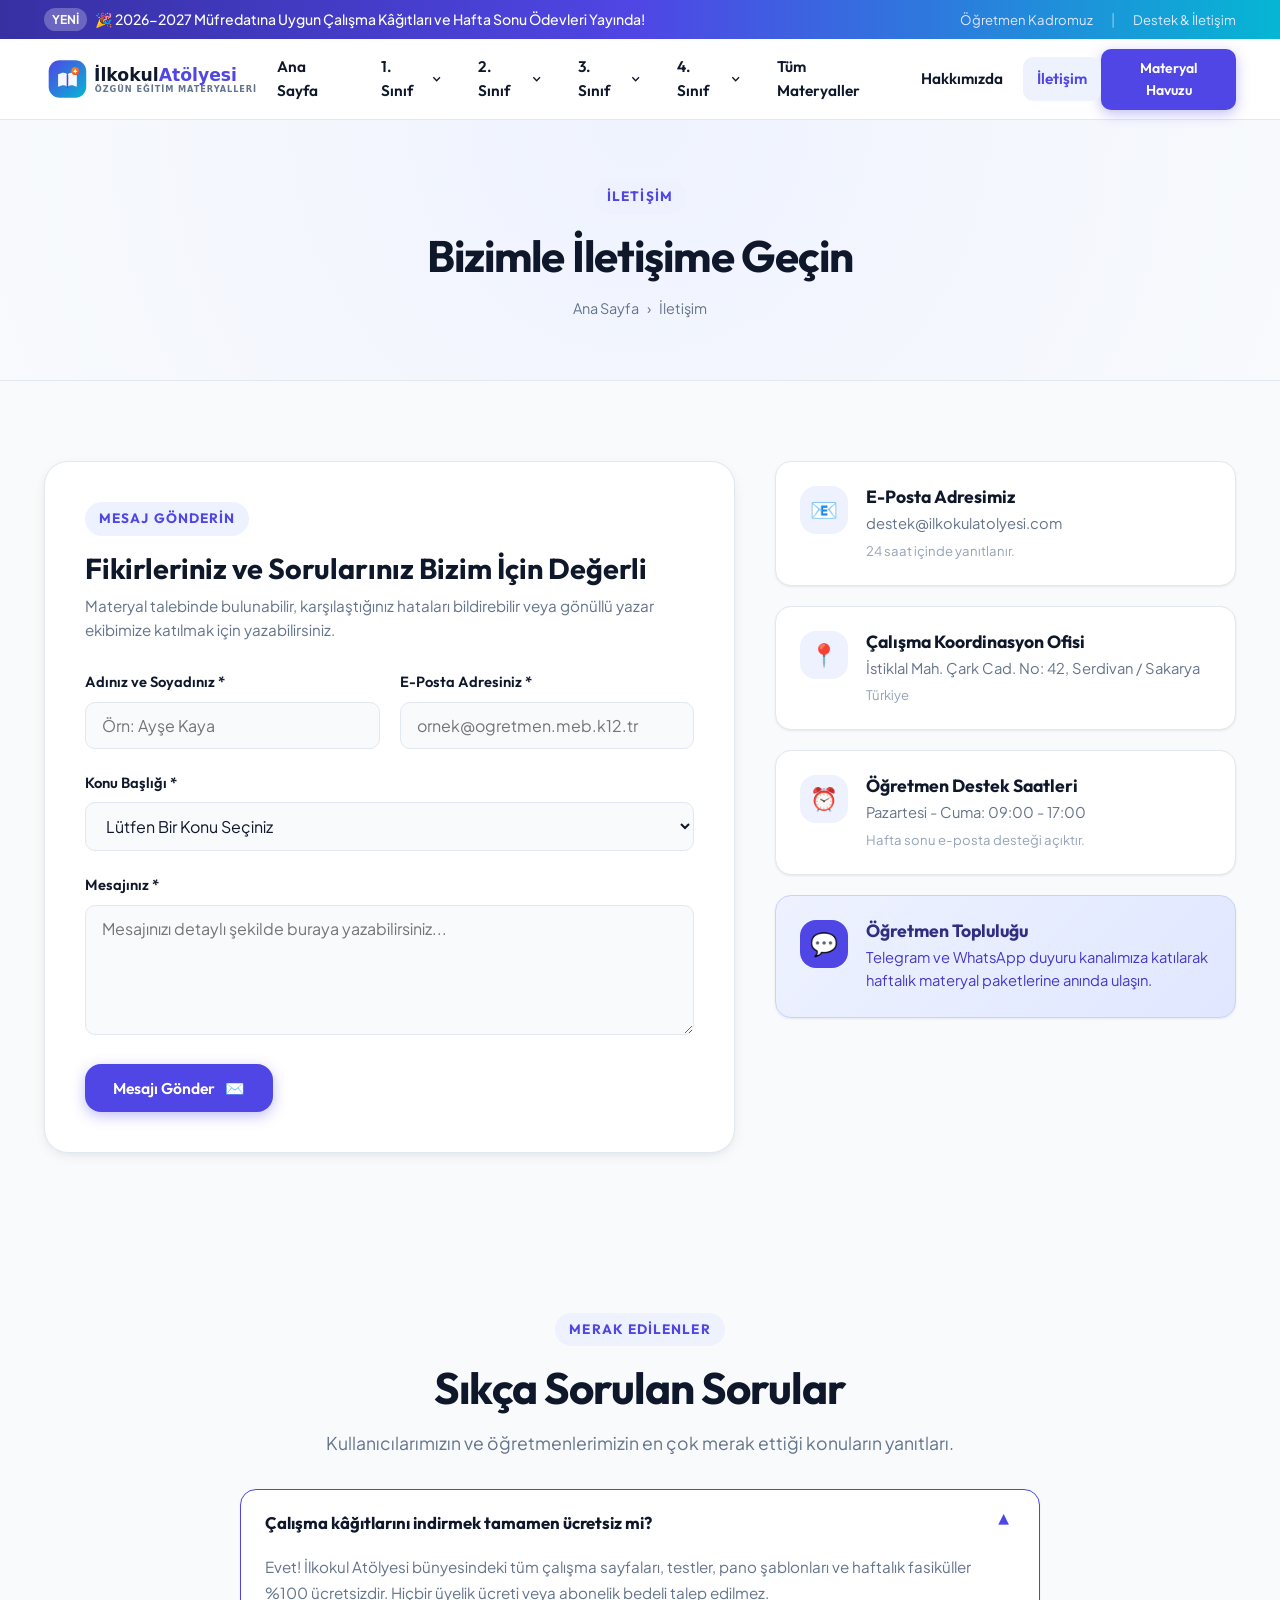
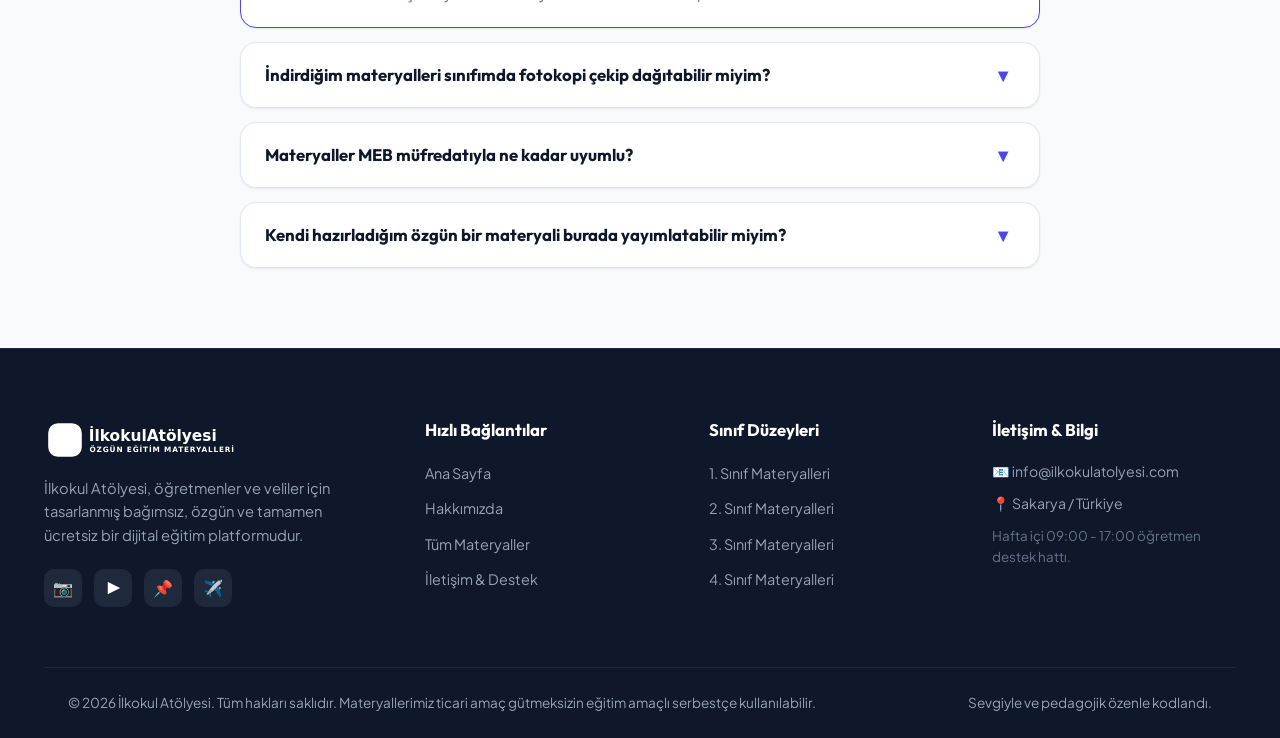
<file: iletisim.html>
<!DOCTYPE html>
<html lang="tr">
<head>
  <meta charset="UTF-8">
  <meta name="viewport" content="width=device-width, initial-scale=1.0">
  <meta name="description" content="İlkokul Atölyesi İletişim - Materyal önerileri, öğretmen iş birlikleri ve destek talepleriniz için bize ulaşın.">
  <meta name="keywords" content="ilkokul atölyesi iletişim, öğretmen desteği, materyal önerisi, sıkça sorulan sorular">
  <title>İletişim ve Destek | İlkokul Atölyesi</title>
  
  <link rel="icon" type="image/svg+xml" href="images/logo.svg">
  <link rel="stylesheet" href="css/style.css">
  <link rel="stylesheet" href="css/responsive.css">
</head>
<body>

  <!-- Üst Bilgi ve Duyuru Çubuğu -->
  <aside class="top-bar" aria-label="Duyuru Çubuğu">
    <div class="container">
      <div class="top-bar-left">
        <span class="top-badge">YENİ</span>
        <span>🎉 2026-2027 Müfredatına Uygun Çalışma Kâğıtları ve Hafta Sonu Ödevleri Yayında!</span>
      </div>
      <div class="top-bar-right">
        <a href="hakkimizda.html" class="top-bar-link">Öğretmen Kadromuz</a>
        <span style="opacity: 0.5;">|</span>
        <a href="iletisim.html" class="top-bar-link">Destek & İletişim</a>
      </div>
    </div>
  </aside>

  <!-- Ana Navigasyon ve Başlık -->
  <header class="main-header" id="mainHeader">
    <div class="container nav-container">
      <a href="index.html" class="brand-logo" title="İlkokul Atölyesi Ana Sayfa">
        <img src="images/logo.svg" alt="İlkokul Atölyesi Logosu">
      </a>

      <nav class="nav-menu" id="navMenu" aria-label="Ana Menü">
        <div class="nav-item">
          <a href="index.html" class="nav-link">Ana Sayfa</a>
        </div>
        <div class="nav-item has-dropdown">
          <a href="hizmetler.html?grade=1" class="nav-link">
            1. Sınıf
            <svg class="arrow" viewBox="0 0 24 24" fill="none" stroke="currentColor" stroke-width="2.5"><polyline points="6 9 12 15 18 9"></polyline></svg>
          </a>
          <div class="dropdown-menu">
            <a href="hizmetler.html?grade=1&search=cizgi" class="dropdown-link">
              <span class="dropdown-badge b-1">1</span> İlk Okuma & Çizgi
            </a>
            <a href="hizmetler.html?grade=1&search=matematik" class="dropdown-link">
              <span class="dropdown-badge b-1">1</span> 1. Sınıf Matematik
            </a>
            <a href="hizmetler.html?grade=1&search=turkce" class="dropdown-link">
              <span class="dropdown-badge b-1">1</span> 1. Sınıf Türkçe
            </a>
          </div>
        </div>

        <div class="nav-item has-dropdown">
          <a href="hizmetler.html?grade=2" class="nav-link">
            2. Sınıf
            <svg class="arrow" viewBox="0 0 24 24" fill="none" stroke="currentColor" stroke-width="2.5"><polyline points="6 9 12 15 18 9"></polyline></svg>
          </a>
          <div class="dropdown-menu">
            <a href="hizmetler.html?grade=2&search=carpim" class="dropdown-link">
              <span class="dropdown-badge b-2">2</span> Çarpım Tablosu
            </a>
            <a href="hizmetler.html?grade=2&search=turkce" class="dropdown-link">
              <span class="dropdown-badge b-2">2</span> 2. Sınıf Türkçe
            </a>
            <a href="hizmetler.html?grade=2&search=hayat" class="dropdown-link">
              <span class="dropdown-badge b-2">2</span> Hayat Bilgisi
            </a>
          </div>
        </div>

        <div class="nav-item has-dropdown">
          <a href="hizmetler.html?grade=3" class="nav-link">
            3. Sınıf
            <svg class="arrow" viewBox="0 0 24 24" fill="none" stroke="currentColor" stroke-width="2.5"><polyline points="6 9 12 15 18 9"></polyline></svg>
          </a>
          <div class="dropdown-menu">
            <a href="hizmetler.html?grade=3&search=fen" class="dropdown-link">
              <span class="dropdown-badge b-3">3</span> Fen Bilimleri
            </a>
            <a href="hizmetler.html?grade=3&search=matematik" class="dropdown-link">
              <span class="dropdown-badge b-3">3</span> 3. Sınıf Matematik
            </a>
            <a href="hizmetler.html?grade=3&search=hayat" class="dropdown-link">
              <span class="dropdown-badge b-3">3</span> Hayat Bilgisi
            </a>
          </div>
        </div>

        <div class="nav-item has-dropdown">
          <a href="hizmetler.html?grade=4" class="nav-link">
            4. Sınıf
            <svg class="arrow" viewBox="0 0 24 24" fill="none" stroke="currentColor" stroke-width="2.5"><polyline points="6 9 12 15 18 9"></polyline></svg>
          </a>
          <div class="dropdown-menu">
            <a href="hizmetler.html?grade=4&search=kesirler" class="dropdown-link">
              <span class="dropdown-badge b-4">4</span> Kesirler & Problemler
            </a>
            <a href="hizmetler.html?grade=4&search=sosyal" class="dropdown-link">
              <span class="dropdown-badge b-4">4</span> Sosyal Bilgiler
            </a>
            <a href="hizmetler.html?grade=4&search=fen" class="dropdown-link">
              <span class="dropdown-badge b-4">4</span> Fen Bilimleri
            </a>
          </div>
        </div>

        <div class="nav-item">
          <a href="hizmetler.html" class="nav-link">Tüm Materyaller</a>
        </div>

        <div class="nav-item">
          <a href="hakkimizda.html" class="nav-link">Hakkımızda</a>
        </div>

        <div class="nav-item">
          <a href="iletisim.html" class="nav-link active">İletişim</a>
        </div>
      </nav>

      <div class="header-actions">
        <a href="hizmetler.html" class="btn btn-primary btn-sm">
          <span>Materyal Havuzu</span>
        </a>
        <button class="mobile-toggle" id="mobileToggle" aria-label="Menüyü Aç/Kapat" aria-expanded="false">
          <div class="hamburger-icon">
            <span></span>
            <span></span>
            <span></span>
          </div>
        </button>
      </div>
    </div>
  </header>

  <!-- Sayfa Başlığı ve Breadcrumb -->
  <section class="page-header">
    <div class="container">
      <div class="section-tag">İletişim</div>
      <h1 class="section-title">Bizimle İletişime Geçin</h1>
      <div class="breadcrumbs">
        <a href="index.html">Ana Sayfa</a>
        <span>›</span>
        <span>İletişim</span>
      </div>
    </div>
  </section>

  <main>
    <!-- İLETİŞİM FORMU VE BİLGİ KARTLARI -->
    <section class="contact-section">
      <div class="container">
        <div class="contact-grid">
          <!-- Form Alanı -->
          <div class="contact-form-wrapper">
            <div class="section-tag">Mesaj Gönderin</div>
            <h2 style="font-size: 1.8rem; margin-bottom: 8px;">Fikirleriniz ve Sorularınız Bizim İçin Değerli</h2>
            <p style="font-size: 0.95rem; color: var(--text-muted); margin-bottom: 28px;">
              Materyal talebinde bulunabilir, karşılaştığınız hataları bildirebilir veya gönüllü yazar ekibimize katılmak için yazabilirsiniz.
            </p>

            <form id="contactForm" novalidate>
              <div class="form-row">
                <div class="form-group">
                  <label for="fullName" class="form-label">Adınız ve Soyadınız *</label>
                  <input type="text" id="fullName" class="form-control" placeholder="Örn: Ayşe Kaya" required>
                </div>
                <div class="form-group">
                  <label for="email" class="form-label">E-Posta Adresiniz *</label>
                  <input type="email" id="email" class="form-control" placeholder="ornek@ogretmen.meb.k12.tr" required>
                </div>
              </div>

              <div class="form-group">
                <label for="subject" class="form-label">Konu Başlığı *</label>
                <select id="subject" class="form-control" required>
                  <option value="">Lütfen Bir Konu Seçiniz</option>
                  <option value="materyal">Yeni Materyal veya Konu Talebi</option>
                  <option value="hata">İçerikteki Hata Bildirimi</option>
                  <option value="isbirligi">Öğretmen / İçerik Yazarı İşbirliği</option>
                  <option value="diger">Diğer Sorular ve Geri Bildirim</option>
                </select>
              </div>

              <div class="form-group">
                <label for="message" class="form-label">Mesajınız *</label>
                <textarea id="message" class="form-control" placeholder="Mesajınızı detaylı şekilde buraya yazabilirsiniz..." required></textarea>
              </div>

              <button type="submit" class="btn btn-primary" style="padding: 14px 28px;">
                <span>Mesajı Gönder</span>
                <span>✉️</span>
              </button>
            </form>
          </div>

          <!-- İletişim Bilgileri -->
          <div class="contact-info-cards">
            <div class="info-card">
              <div class="info-icon">📧</div>
              <div class="info-details">
                <h4>E-Posta Adresimiz</h4>
                <p>destek@ilkokulatolyesi.com</p>
                <p style="font-size: 0.82rem; color: var(--text-light); margin-top: 4px;">24 saat içinde yanıtlanır.</p>
              </div>
            </div>

            <div class="info-card">
              <div class="info-icon">📍</div>
              <div class="info-details">
                <h4>Çalışma Koordinasyon Ofisi</h4>
                <p>İstiklal Mah. Çark Cad. No: 42, Serdivan / Sakarya</p>
                <p style="font-size: 0.82rem; color: var(--text-light); margin-top: 4px;">Türkiye</p>
              </div>
            </div>

            <div class="info-card">
              <div class="info-icon">⏰</div>
              <div class="info-details">
                <h4>Öğretmen Destek Saatleri</h4>
                <p>Pazartesi - Cuma: 09:00 - 17:00</p>
                <p style="font-size: 0.82rem; color: var(--text-light); margin-top: 4px;">Hafta sonu e-posta desteği açıktır.</p>
              </div>
            </div>

            <div class="info-card" style="background: linear-gradient(135deg, #EEF2FF 0%, #E0E7FF 100%); border-color: #C7D2FE;">
              <div class="info-icon" style="background: #4F46E5; color: #FFFFFF;">💬</div>
              <div class="info-details">
                <h4 style="color: #312E81;">Öğretmen Topluluğu</h4>
                <p style="color: #4338CA;">Telegram ve WhatsApp duyuru kanalımıza katılarak haftalık materyal paketlerine anında ulaşın.</p>
              </div>
            </div>
          </div>
        </div>
      </div>
    </section>

    <!-- SIKÇA SORULAN SORULAR (FAQ ACCORDION) -->
    <section class="faq-section">
      <div class="container">
        <div class="text-center">
          <div class="section-tag">Merak Edilenler</div>
          <h2 class="section-title">Sıkça Sorulan Sorular</h2>
          <p class="section-desc">Kullanıcılarımızın ve öğretmenlerimizin en çok merak ettiği konuların yanıtları.</p>
        </div>

        <div class="accordion">
          <!-- Soru 1 -->
          <div class="accordion-item active">
            <button class="accordion-header" type="button">
              <span>Çalışma kâğıtlarını indirmek tamamen ücretsiz mi?</span>
              <span class="accordion-icon">▾</span>
            </button>
            <div class="accordion-body">
              Evet! İlkokul Atölyesi bünyesindeki tüm çalışma sayfaları, testler, pano şablonları ve haftalık fasiküller %100 ücretsizdir. Hiçbir üyelik ücreti veya abonelik bedeli talep edilmez.
            </div>
          </div>

          <!-- Soru 2 -->
          <div class="accordion-item">
            <button class="accordion-header" type="button">
              <span>İndirdiğim materyalleri sınıfımda fotokopi çekip dağıtabilir miyim?</span>
              <span class="accordion-icon">▾</span>
            </button>
            <div class="accordion-body">
              Kesinlikle evet. Materyallerimizin temel varoluş amacı eğitimde fırsat eşitliğini desteklemektir. Ticari amaçla satılmadığı ve kaynak gösterildiği müddetçe dilediğiniz kadar çoğaltarak öğrencilerinize dağıtabilirsiniz.
            </div>
          </div>

          <!-- Soru 3 -->
          <div class="accordion-item">
            <button class="accordion-header" type="button">
              <span>Materyaller MEB müfredatıyla ne kadar uyumlu?</span>
              <span class="accordion-icon">▾</span>
            </button>
            <div class="accordion-body">
              Platformumuzda yer alan tüm çalışmalar, Milli Eğitim Bakanlığı Talim ve Terbiye Kurulu Başkanlığı'nın en son yayımladığı haftalık ders kazanım planlarına göre sınıf öğretmenlerimiz tarafından bizzat hazırlanmaktadır.
            </div>
          </div>

          <!-- Soru 4 -->
          <div class="accordion-item">
            <button class="accordion-header" type="button">
              <span>Kendi hazırladığım özgün bir materyali burada yayımlatabilir miyim?</span>
              <span class="accordion-icon">▾</span>
            </button>
            <div class="accordion-body">
              Evet, eğitimci dayanışmasını çok önemsiyoruz! Yukarıdaki iletişim formumuzdan "Öğretmen / İçerik Yazarı İşbirliği" konusunu seçerek çalışmanızı bize iletebilirsiniz. İnceleme komisyonumuz onayladığında isminizle birlikte ücretsiz arşivimize dahil edilir.
            </div>
          </div>
        </div>
      </div>
    </section>
  </main>

  <!-- TOAST BİLDİRİM KAPSAYICISI -->
  <div class="toast-container" id="toastContainer"></div>

  <!-- ALT BİLGİ (FOOTER) -->
  <footer class="main-footer">
    <div class="container">
      <div class="footer-grid">
        <div class="footer-brand">
          <a href="index.html">
            <img src="images/logo.svg" alt="İlkokul Atölyesi" style="filter: brightness(0) invert(1); height: 42px;">
          </a>
          <p>
            İlkokul Atölyesi, öğretmenler ve veliler için tasarlanmış bağımsız, özgün ve tamamen ücretsiz bir dijital eğitim platformudur.
          </p>
          <div class="footer-socials">
            <a href="#" class="social-link" title="Instagram">📷</a>
            <a href="#" class="social-link" title="YouTube">▶️</a>
            <a href="#" class="social-link" title="Pinterest">📌</a>
            <a href="#" class="social-link" title="Telegram">✈️</a>
          </div>
        </div>

        <div class="footer-col">
          <h4>Hızlı Bağlantılar</h4>
          <ul class="footer-links">
            <li><a href="index.html">Ana Sayfa</a></li>
            <li><a href="hakkimizda.html">Hakkımızda</a></li>
            <li><a href="hizmetler.html">Tüm Materyaller</a></li>
            <li><a href="iletisim.html">İletişim & Destek</a></li>
          </ul>
        </div>

        <div class="footer-col">
          <h4>Sınıf Düzeyleri</h4>
          <ul class="footer-links">
            <li><a href="hizmetler.html?grade=1">1. Sınıf Materyalleri</a></li>
            <li><a href="hizmetler.html?grade=2">2. Sınıf Materyalleri</a></li>
            <li><a href="hizmetler.html?grade=3">3. Sınıf Materyalleri</a></li>
            <li><a href="hizmetler.html?grade=4">4. Sınıf Materyalleri</a></li>
          </ul>
        </div>

        <div class="footer-col">
          <h4>İletişim & Bilgi</h4>
          <p style="font-size: 0.88rem; margin-bottom: 10px;">📧 info@ilkokulatolyesi.com</p>
          <p style="font-size: 0.88rem; margin-bottom: 10px;">📍 Sakarya / Türkiye</p>
          <p style="font-size: 0.84rem; color: #64748B;">Hafta içi 09:00 - 17:00 öğretmen destek hattı.</p>
        </div>
      </div>

      <div class="footer-bottom">
        <div class="container">
          <p>© 2026 İlkokul Atölyesi. Tüm hakları saklıdır. Materyallerimiz ticari amaç gütmeksizin eğitim amaçlı serbestçe kullanılabilir.</p>
          <p>Sevgiyle ve pedagojik özenle kodlandı.</p>
        </div>
      </div>
    </div>
  </footer>

  <script src="js/script.js"></script>
</body>
</html>
</file>
<file: css/style.css>
/* ==========================================================================
   İLKOKUL ATÖLYESİ - ANA STİL DOSYASI (style.css)
   Modern, Erişilebilir ve Responsive Eğitim Platformu Stilleri
   ========================================================================== */

/* Google Fonts Import: Outfit (Başlıklar) & Plus Jakarta Sans (Gövde) */
@import url('https://fonts.googleapis.com/css2?family=Outfit:wght@400;500;600;700;800;900&family=Plus+Jakarta+Sans:wght@400;500;600;700&display=swap');

/* --------------------------------------------------------------------------
   1. CSS DEĞİŞKENLERİ (Design Tokens & Color Palette)
   -------------------------------------------------------------------------- */
:root {
  /* Marka Renkleri */
  --primary: #4F46E5;
  --primary-hover: #4338CA;
  --primary-light: #EEF2FF;
  --primary-dark: #312E81;
  
  --secondary: #06B6D4;
  --secondary-hover: #0891B2;
  --secondary-light: #ECFEFF;

  --accent: #F59E0B;
  --accent-hover: #D97706;
  --accent-light: #FEF3C7;

  --success: #10B981;
  --success-hover: #059669;
  --success-light: #ECFDF5;

  --danger: #EF4444;
  --danger-light: #FEF2F2;

  --grade-1: #FF5A5F;
  --grade-2: #F59E0B;
  --grade-3: #10B981;
  --grade-4: #6366F1;

  /* Nötr Renkler ve Zemin */
  --text-main: #0F172A;
  --text-muted: #64748B;
  --text-light: #94A3B8;
  --text-white: #FFFFFF;

  --bg-page: #F8FAFC;
  --bg-card: #FFFFFF;
  --bg-subtle: #F1F5F9;
  --border-color: #E2E8F0;
  --border-focus: #818CF8;

  /* Tipografi */
  --font-heading: 'Outfit', -apple-system, BlinkMacSystemFont, "Segoe UI", Roboto, sans-serif;
  --font-body: 'Plus Jakarta Sans', -apple-system, BlinkMacSystemFont, "Segoe UI", Roboto, sans-serif;

  /* Kenar Yuvarlaklıkları */
  --radius-xs: 6px;
  --radius-sm: 10px;
  --radius-md: 16px;
  --radius-lg: 24px;
  --radius-full: 9999px;

  /* Gölgeler (Elevation) */
  --shadow-sm: 0 1px 3px rgba(15, 23, 42, 0.05), 0 1px 2px rgba(15, 23, 42, 0.03);
  --shadow-md: 0 4px 14px -2px rgba(15, 23, 42, 0.08), 0 2px 6px -2px rgba(15, 23, 42, 0.04);
  --shadow-lg: 0 14px 28px -6px rgba(15, 23, 42, 0.1), 0 6px 14px -3px rgba(15, 23, 42, 0.06);
  --shadow-hover: 0 20px 35px -8px rgba(79, 70, 229, 0.15), 0 8px 16px -4px rgba(15, 23, 42, 0.06);

  /* Geçişler */
  --transition-fast: 0.18s ease;
  --transition-normal: 0.28s cubic-bezier(0.4, 0, 0.2, 1);
  --transition-smooth: 0.4s cubic-bezier(0.16, 1, 0.3, 1);

  /* Konteyner Genişliği */
  --max-width: 1240px;
}

/* --------------------------------------------------------------------------
   2. TEMEL SIFIRLAMA VE GLOBAL STILLER
   -------------------------------------------------------------------------- */
*, *::before, *::after {
  box-sizing: border-box;
  margin: 0;
  padding: 0;
}

html {
  font-size: 16px;
  scroll-behavior: smooth;
  -webkit-text-size-adjust: 100%;
}

body {
  font-family: var(--font-body);
  color: var(--text-main);
  background-color: var(--bg-page);
  line-height: 1.6;
  overflow-x: hidden;
  display: flex;
  flex-direction: column;
  min-height: 100vh;
}

img, svg {
  display: block;
  max-width: 100%;
  height: auto;
}

a {
  color: inherit;
  text-decoration: none;
  transition: color var(--transition-fast);
}

button, input, select, textarea {
  font-family: inherit;
  font-size: 1rem;
  border: none;
  outline: none;
}

button {
  cursor: pointer;
  background: none;
}

ul, ol {
  list-style: none;
}

.container {
  width: 100%;
  max-width: var(--max-width);
  margin-left: auto;
  margin-right: auto;
  padding-left: 24px;
  padding-right: 24px;
}

/* Tipografi Yardımcıları */
h1, h2, h3, h4, h5, h6 {
  font-family: var(--font-heading);
  font-weight: 700;
  line-height: 1.25;
  color: var(--text-main);
}

.section-tag {
  display: inline-flex;
  align-items: center;
  gap: 8px;
  font-family: var(--font-heading);
  font-size: 0.85rem;
  font-weight: 700;
  text-transform: uppercase;
  letter-spacing: 0.08em;
  color: var(--primary);
  background: var(--primary-light);
  padding: 6px 14px;
  border-radius: var(--radius-full);
  margin-bottom: 14px;
}

.section-title {
  font-size: clamp(2rem, 3.5vw, 2.75rem);
  letter-spacing: -0.02em;
  margin-bottom: 14px;
}

.section-desc {
  font-size: 1.1rem;
  color: var(--text-muted);
  max-width: 640px;
  margin-bottom: 32px;
}

.text-center {
  text-align: center;
}

.text-center .section-desc {
  margin-left: auto;
  margin-right: auto;
}

/* Buton Stilleri */
.btn {
  display: inline-flex;
  align-items: center;
  justify-content: center;
  gap: 10px;
  padding: 12px 24px;
  font-family: var(--font-heading);
  font-weight: 600;
  font-size: 0.98rem;
  border-radius: var(--radius-md);
  transition: all var(--transition-normal);
  text-align: center;
}

.btn-primary {
  background-color: var(--primary);
  color: var(--text-white);
  box-shadow: 0 4px 14px rgba(79, 70, 229, 0.35);
}

.btn-primary:hover {
  background-color: var(--primary-hover);
  transform: translateY(-2px);
  box-shadow: 0 6px 18px rgba(79, 70, 229, 0.45);
}

.btn-secondary {
  background-color: var(--bg-card);
  color: var(--primary);
  border: 1.5px solid var(--border-color);
  box-shadow: var(--shadow-sm);
}

.btn-secondary:hover {
  background-color: var(--primary-light);
  border-color: var(--primary);
  transform: translateY(-2px);
}

.btn-accent {
  background: linear-gradient(135deg, var(--accent) 0%, #EA580C 100%);
  color: var(--text-white);
  box-shadow: 0 4px 14px rgba(245, 158, 11, 0.35);
}

.btn-accent:hover {
  transform: translateY(-2px);
  box-shadow: 0 6px 18px rgba(245, 158, 11, 0.45);
}

.btn-sm {
  padding: 8px 16px;
  font-size: 0.88rem;
  border-radius: var(--radius-sm);
}

.btn-block {
  width: 100%;
}

/* --------------------------------------------------------------------------
   3. DUYURU ÇUBUĞU (TOP ANNOUNCEMENT BAR)
   -------------------------------------------------------------------------- */
.top-bar {
  background: linear-gradient(90deg, #3730A3 0%, #4F46E5 50%, #06B6D4 100%);
  color: #FFFFFF;
  font-size: 0.88rem;
  padding: 8px 0;
}

.top-bar .container {
  display: flex;
  justify-content: space-between;
  align-items: center;
}

.top-bar-left {
  display: flex;
  align-items: center;
  gap: 8px;
  font-weight: 500;
}

.top-badge {
  background: rgba(255, 255, 255, 0.25);
  font-weight: 700;
  font-size: 0.75rem;
  padding: 2px 8px;
  border-radius: var(--radius-full);
}

.top-bar-right {
  display: flex;
  gap: 18px;
  align-items: center;
}

.top-bar-link {
  color: #E0E7FF;
  display: inline-flex;
  align-items: center;
  gap: 6px;
  font-size: 0.82rem;
}

.top-bar-link:hover {
  color: #FFFFFF;
  text-decoration: underline;
}

/* --------------------------------------------------------------------------
   4. ANA BAŞLIK VE MENÜ (HEADER & NAVBAR)
   -------------------------------------------------------------------------- */
.main-header {
  position: sticky;
  top: 0;
  z-index: 1000;
  background: rgba(255, 255, 255, 0.94);
  backdrop-filter: blur(12px);
  border-bottom: 1px solid var(--border-color);
  transition: box-shadow var(--transition-normal);
}

.main-header.scrolled {
  box-shadow: var(--shadow-md);
}

.nav-container {
  display: flex;
  align-items: center;
  justify-content: space-between;
  height: 80px;
}

.brand-logo {
  display: flex;
  align-items: center;
  text-decoration: none;
}

.brand-logo img {
  height: 48px;
  width: auto;
}

/* Masaüstü Navigasyon */
.nav-menu {
  display: flex;
  align-items: center;
  gap: 6px;
}

.nav-item {
  position: relative;
}

.nav-link {
  display: flex;
  align-items: center;
  gap: 6px;
  padding: 10px 14px;
  font-family: var(--font-heading);
  font-weight: 600;
  font-size: 0.96rem;
  color: var(--text-main);
  border-radius: var(--radius-sm);
  transition: all var(--transition-fast);
}

.nav-link:hover,
.nav-link.active {
  color: var(--primary);
  background-color: var(--primary-light);
}

.nav-link svg.arrow {
  width: 14px;
  height: 14px;
  transition: transform var(--transition-fast);
}

.nav-item:hover .nav-link svg.arrow {
  transform: rotate(180deg);
}

/* Açılır Menü (Dropdown) */
.dropdown-menu {
  position: absolute;
  top: 100%;
  left: 0;
  min-width: 240px;
  background: var(--bg-card);
  border: 1px solid var(--border-color);
  border-radius: var(--radius-md);
  padding: 10px;
  box-shadow: var(--shadow-lg);
  opacity: 0;
  visibility: hidden;
  transform: translateY(12px);
  transition: all var(--transition-normal);
  z-index: 1100;
}

.nav-item:hover .dropdown-menu {
  opacity: 1;
  visibility: visible;
  transform: translateY(0);
}

.dropdown-link {
  display: flex;
  align-items: center;
  gap: 12px;
  padding: 10px 14px;
  font-size: 0.92rem;
  font-weight: 600;
  color: var(--text-main);
  border-radius: var(--radius-xs);
  transition: background var(--transition-fast);
}

.dropdown-link .dropdown-badge {
  width: 28px;
  height: 28px;
  display: flex;
  align-items: center;
  justify-content: center;
  border-radius: var(--radius-xs);
  font-size: 0.85rem;
  font-weight: 800;
}

.dropdown-badge.b-1 { background: #FEE2E2; color: #DC2626; }
.dropdown-badge.b-2 { background: #FEF3C7; color: #D97706; }
.dropdown-badge.b-3 { background: #D1FAE5; color: #059669; }
.dropdown-badge.b-4 { background: #E0E7FF; color: #4338CA; }

.dropdown-link:hover {
  background-color: var(--bg-subtle);
  color: var(--primary);
}

/* Header Sağ Eylemler */
.header-actions {
  display: flex;
  align-items: center;
  gap: 12px;
}

.header-search-btn {
  width: 42px;
  height: 42px;
  border-radius: var(--radius-full);
  display: flex;
  align-items: center;
  justify-content: center;
  background: var(--bg-subtle);
  color: var(--text-main);
  transition: all var(--transition-fast);
}

.header-search-btn:hover {
  background: var(--primary-light);
  color: var(--primary);
}

/* Mobil Hamburger Menü Butonu */
.mobile-toggle {
  display: none;
  width: 44px;
  height: 44px;
  border-radius: var(--radius-sm);
  background: var(--bg-subtle);
  align-items: center;
  justify-content: center;
  cursor: pointer;
  border: 1px solid var(--border-color);
}

.hamburger-icon {
  width: 22px;
  height: 18px;
  position: relative;
  display: flex;
  flex-direction: column;
  justify-content: space-between;
}

.hamburger-icon span {
  display: block;
  height: 2.5px;
  width: 100%;
  background-color: var(--text-main);
  border-radius: 4px;
  transition: all var(--transition-normal);
}

.mobile-toggle.active .hamburger-icon span:nth-child(1) {
  transform: translateY(7.5px) rotate(45deg);
}

.mobile-toggle.active .hamburger-icon span:nth-child(2) {
  opacity: 0;
}

.mobile-toggle.active .hamburger-icon span:nth-child(3) {
  transform: translateY(-7.5px) rotate(-45deg);
}

/* --------------------------------------------------------------------------
   5. HERO BÖLÜMÜ (ANA SAYFA KARŞILAMA)
   -------------------------------------------------------------------------- */
.hero-section {
  position: relative;
  padding: 60px 0 80px;
  background: radial-gradient(circle at 10% 20%, rgba(238, 242, 255, 0.8) 0%, rgba(248, 250, 252, 1) 90%);
  overflow: hidden;
}

.hero-grid {
  display: grid;
  grid-template-columns: 1.15fr 0.85fr;
  align-items: center;
  gap: 40px;
}

.hero-content {
  z-index: 2;
}

.hero-title {
  font-size: clamp(2.4rem, 4.2vw, 3.6rem);
  font-weight: 800;
  letter-spacing: -0.03em;
  margin-bottom: 20px;
  line-height: 1.15;
}

.hero-title .highlight {
  color: var(--primary);
  background: linear-gradient(135deg, var(--primary) 0%, var(--secondary) 100%);
  -webkit-background-clip: text;
  -webkit-text-fill-color: transparent;
}

.hero-lead {
  font-size: 1.2rem;
  color: var(--text-muted);
  margin-bottom: 30px;
  max-width: 580px;
}

/* Canlı Arama Kutusu (Hero Search) */
.hero-search-wrapper {
  background: var(--bg-card);
  padding: 8px;
  border-radius: var(--radius-lg);
  border: 2px solid var(--border-color);
  box-shadow: var(--shadow-lg);
  display: flex;
  align-items: center;
  gap: 10px;
  max-width: 560px;
  margin-bottom: 24px;
  transition: border-color var(--transition-fast), box-shadow var(--transition-fast);
}

.hero-search-wrapper:focus-within {
  border-color: var(--primary);
  box-shadow: 0 8px 24px rgba(79, 70, 229, 0.2);
}

.hero-search-wrapper .search-icon {
  margin-left: 14px;
  color: var(--text-muted);
}

.hero-search-input {
  flex: 1;
  font-size: 1.05rem;
  padding: 8px 4px;
  color: var(--text-main);
  background: transparent;
}

.hero-search-input::placeholder {
  color: var(--text-light);
}

/* Hızlı Öneri Etiketleri */
.hero-quick-tags {
  display: flex;
  flex-wrap: wrap;
  align-items: center;
  gap: 8px;
  margin-bottom: 32px;
}

.hero-quick-tags span.label {
  font-size: 0.88rem;
  font-weight: 600;
  color: var(--text-muted);
}

.quick-tag-chip {
  font-size: 0.82rem;
  font-weight: 600;
  padding: 5px 12px;
  background: var(--bg-card);
  border: 1px solid var(--border-color);
  border-radius: var(--radius-full);
  color: var(--text-main);
  cursor: pointer;
  transition: all var(--transition-fast);
}

.quick-tag-chip:hover {
  background: var(--primary-light);
  color: var(--primary);
  border-color: var(--primary);
}

/* Hero Görseli */
.hero-visual {
  position: relative;
  display: flex;
  justify-content: center;
}

.hero-visual img {
  width: 100%;
  max-width: 520px;
  animation: floatSlow 6s ease-in-out infinite;
}

@keyframes floatSlow {
  0%, 100% { transform: translateY(0); }
  50% { transform: translateY(-10px); }
}

/* --------------------------------------------------------------------------
   6. SINIF KARTLARI (GRADE SELECTOR TILES)
   -------------------------------------------------------------------------- */
.grades-section {
  padding: 70px 0;
  background-color: var(--bg-card);
}

.grades-grid {
  display: grid;
  grid-template-columns: repeat(auto-fit, minmax(250px, 1fr));
  gap: 24px;
}

.grade-card {
  background: var(--bg-page);
  border: 1.5px solid var(--border-color);
  border-radius: var(--radius-lg);
  padding: 30px 24px;
  text-align: center;
  transition: all var(--transition-normal);
  display: flex;
  flex-direction: column;
  align-items: center;
  position: relative;
  overflow: hidden;
}

.grade-card::before {
  content: '';
  position: absolute;
  top: 0;
  left: 0;
  right: 0;
  height: 5px;
  background-color: var(--primary);
  opacity: 0;
  transition: opacity var(--transition-fast);
}

.grade-card.g1::before { background-color: var(--grade-1); }
.grade-card.g2::before { background-color: var(--grade-2); }
.grade-card.g3::before { background-color: var(--grade-3); }
.grade-card.g4::before { background-color: var(--grade-4); }

.grade-card:hover {
  transform: translateY(-8px);
  box-shadow: var(--shadow-hover);
  border-color: transparent;
  background-color: var(--bg-card);
}

.grade-card:hover::before {
  opacity: 1;
}

.grade-card-icon {
  width: 76px;
  height: 76px;
  margin-bottom: 20px;
  transition: transform var(--transition-normal);
}

.grade-card:hover .grade-card-icon {
  transform: scale(1.1) rotate(4deg);
}

.grade-card-title {
  font-size: 1.4rem;
  margin-bottom: 8px;
}

.grade-card-desc {
  font-size: 0.92rem;
  color: var(--text-muted);
  margin-bottom: 18px;
}

.grade-tags {
  display: flex;
  flex-wrap: wrap;
  gap: 6px;
  justify-content: center;
  margin-bottom: 22px;
}

.grade-tag-item {
  font-size: 0.78rem;
  font-weight: 600;
  padding: 3px 10px;
  border-radius: var(--radius-full);
  background: var(--bg-subtle);
  color: var(--text-muted);
}

/* --------------------------------------------------------------------------
   7. POPÜLER VE GÜNCEL MATERYALLER (RESOURCES FILTER / GRID)
   -------------------------------------------------------------------------- */
.resources-section {
  padding: 80px 0;
  background: var(--bg-page);
}

.filter-bar {
  display: flex;
  align-items: center;
  justify-content: space-between;
  flex-wrap: wrap;
  gap: 16px;
  margin-bottom: 36px;
  background: var(--bg-card);
  padding: 16px 20px;
  border-radius: var(--radius-md);
  border: 1px solid var(--border-color);
  box-shadow: var(--shadow-sm);
}

.filter-tabs {
  display: flex;
  flex-wrap: wrap;
  gap: 8px;
}

.filter-tab {
  padding: 8px 18px;
  font-family: var(--font-heading);
  font-size: 0.92rem;
  font-weight: 600;
  border-radius: var(--radius-sm);
  background: transparent;
  color: var(--text-muted);
  cursor: pointer;
  transition: all var(--transition-fast);
}

.filter-tab:hover {
  color: var(--primary);
  background: var(--primary-light);
}

.filter-tab.active {
  background: var(--primary);
  color: var(--text-white);
  box-shadow: 0 4px 10px rgba(79, 70, 229, 0.3);
}

.filter-search-box {
  display: flex;
  align-items: center;
  gap: 8px;
  background: var(--bg-subtle);
  padding: 8px 14px;
  border-radius: var(--radius-sm);
  border: 1px solid var(--border-color);
  min-width: 260px;
}

.filter-search-box input {
  background: transparent;
  width: 100%;
  font-size: 0.92rem;
}

/* Materyal Kartları Izgarası */
.resources-grid {
  display: grid;
  grid-template-columns: repeat(auto-fill, minmax(280px, 1fr));
  gap: 26px;
}

.resource-card {
  background: var(--bg-card);
  border: 1px solid var(--border-color);
  border-radius: var(--radius-lg);
  overflow: hidden;
  box-shadow: var(--shadow-sm);
  transition: all var(--transition-normal);
  display: flex;
  flex-direction: column;
}

.resource-card:hover {
  transform: translateY(-6px);
  box-shadow: var(--shadow-hover);
  border-color: var(--primary-light);
}

.resource-card-header {
  height: 140px;
  background: linear-gradient(135deg, #EEF2FF 0%, #E0E7FF 100%);
  display: flex;
  align-items: center;
  justify-content: center;
  position: relative;
  padding: 16px;
}

.resource-card-header.math { background: linear-gradient(135deg, #EFF6FF 0%, #DBEAFE 100%); }
.resource-card-header.turkish { background: linear-gradient(135deg, #FEF2F2 0%, #FEE2E2 100%); }
.resource-card-header.science { background: linear-gradient(135deg, #ECFDF5 0%, #D1FAE5 100%); }
.resource-card-header.social { background: linear-gradient(135deg, #FFFBEB 0%, #FEF3C7 100%); }

.resource-type-badge {
  position: absolute;
  top: 14px;
  left: 14px;
  font-size: 0.75rem;
  font-weight: 700;
  text-transform: uppercase;
  letter-spacing: 0.05em;
  padding: 4px 10px;
  border-radius: var(--radius-full);
  background: rgba(255, 255, 255, 0.9);
  color: var(--text-main);
  box-shadow: var(--shadow-sm);
}

.resource-grade-pill {
  position: absolute;
  top: 14px;
  right: 14px;
  font-size: 0.8rem;
  font-weight: 700;
  padding: 3px 10px;
  border-radius: var(--radius-full);
  color: #FFFFFF;
}

.pill-1 { background-color: var(--grade-1); }
.pill-2 { background-color: var(--grade-2); }
.pill-3 { background-color: var(--grade-3); }
.pill-4 { background-color: var(--grade-4); }

.resource-icon-symbol {
  font-size: 3rem;
  user-select: none;
}

.resource-card-body {
  padding: 22px;
  flex: 1;
  display: flex;
  flex-direction: column;
}

.resource-meta {
  display: flex;
  align-items: center;
  gap: 12px;
  font-size: 0.82rem;
  color: var(--text-light);
  margin-bottom: 10px;
}

.resource-meta span {
  display: inline-flex;
  align-items: center;
  gap: 4px;
}

.resource-title {
  font-size: 1.15rem;
  font-weight: 700;
  margin-bottom: 8px;
  line-height: 1.35;
}

.resource-title:hover {
  color: var(--primary);
}

.resource-excerpt {
  font-size: 0.9rem;
  color: var(--text-muted);
  margin-bottom: 20px;
  line-height: 1.5;
  flex: 1;
}

.resource-card-footer {
  padding: 16px 22px;
  border-top: 1px solid var(--border-color);
  background: var(--bg-subtle);
  display: flex;
  align-items: center;
  justify-content: space-between;
}

.download-counter {
  font-size: 0.85rem;
  font-weight: 600;
  color: var(--text-muted);
  display: flex;
  align-items: center;
  gap: 5px;
}

.resource-actions {
  display: flex;
  align-items: center;
  gap: 8px;
}

/* Boş Durum (No Results) */
.no-results {
  grid-column: 1 / -1;
  text-align: center;
  padding: 60px 20px;
  background: var(--bg-card);
  border-radius: var(--radius-lg);
  border: 1px dashed var(--border-color);
}

.no-results-icon {
  font-size: 3rem;
  margin-bottom: 12px;
}

/* --------------------------------------------------------------------------
   8. ÖZELLİKLER & AVANTAJLAR (WHY US SECTION)
   -------------------------------------------------------------------------- */
.features-section {
  padding: 80px 0;
  background: var(--bg-card);
}

.features-grid {
  display: grid;
  grid-template-columns: repeat(auto-fit, minmax(260px, 1fr));
  gap: 28px;
}

.feature-box {
  background: var(--bg-page);
  border: 1px solid var(--border-color);
  border-radius: var(--radius-lg);
  padding: 32px 26px;
  transition: all var(--transition-normal);
}

.feature-box:hover {
  transform: translateY(-6px);
  box-shadow: var(--shadow-md);
  border-color: var(--primary-light);
  background: #FFFFFF;
}

.feature-icon-wrapper {
  width: 58px;
  height: 58px;
  border-radius: var(--radius-md);
  display: flex;
  align-items: center;
  justify-content: center;
  font-size: 1.8rem;
  margin-bottom: 20px;
  background: var(--primary-light);
  color: var(--primary);
}

.feature-icon-wrapper.green { background: var(--success-light); color: var(--success); }
.feature-icon-wrapper.amber { background: var(--accent-light); color: var(--accent); }
.feature-icon-wrapper.cyan { background: var(--secondary-light); color: var(--secondary); }

.feature-box h3 {
  font-size: 1.25rem;
  margin-bottom: 10px;
}

.feature-box p {
  font-size: 0.94rem;
  color: var(--text-muted);
  line-height: 1.6;
}

/* --------------------------------------------------------------------------
   9. İSTATİSTİKLER (STATS COUNTERS)
   -------------------------------------------------------------------------- */
.stats-section {
  padding: 60px 0;
  background: linear-gradient(135deg, #1E1B4B 0%, #312E81 50%, #4338CA 100%);
  color: #FFFFFF;
}

.stats-grid {
  display: grid;
  grid-template-columns: repeat(4, 1fr);
  gap: 30px;
  text-align: center;
}

.stat-item {
  padding: 20px 10px;
}

.stat-number {
  font-family: var(--font-heading);
  font-size: clamp(2.2rem, 3.8vw, 3.2rem);
  font-weight: 800;
  color: #FBBF24;
  margin-bottom: 6px;
  display: flex;
  align-items: center;
  justify-content: center;
}

.stat-label {
  font-size: 1rem;
  color: #C7D2FE;
  font-weight: 500;
}

/* --------------------------------------------------------------------------
   10. KULLANICI GÖRÜŞLERİ (TESTIMONIALS)
   -------------------------------------------------------------------------- */
.testimonials-section {
  padding: 80px 0;
  background: var(--bg-page);
}

.testimonials-grid {
  display: grid;
  grid-template-columns: repeat(auto-fit, minmax(320px, 1fr));
  gap: 28px;
}

.testimonial-card {
  background: var(--bg-card);
  border: 1px solid var(--border-color);
  border-radius: var(--radius-lg);
  padding: 32px 28px;
  box-shadow: var(--shadow-sm);
  display: flex;
  flex-direction: column;
  justify-content: space-between;
  transition: all var(--transition-normal);
}

.testimonial-card:hover {
  box-shadow: var(--shadow-md);
  transform: translateY(-4px);
}

.rating-stars {
  color: var(--accent);
  font-size: 1.1rem;
  margin-bottom: 14px;
}

.testimonial-quote {
  font-size: 0.98rem;
  color: var(--text-main);
  font-style: italic;
  margin-bottom: 24px;
  line-height: 1.6;
}

.testimonial-author {
  display: flex;
  align-items: center;
  gap: 14px;
}

.author-avatar {
  width: 48px;
  height: 48px;
  border-radius: var(--radius-full);
}

.author-info h4 {
  font-size: 1rem;
  font-weight: 700;
}

.author-info p {
  font-size: 0.82rem;
  color: var(--text-muted);
}

/* --------------------------------------------------------------------------
   11. BÜLTEN VE ÇAĞRI (NEWSLETTER / CTA BANNER)
   -------------------------------------------------------------------------- */
.cta-banner {
  padding: 70px 0;
  background: var(--bg-card);
}

.cta-box {
  background: linear-gradient(135deg, #4F46E5 0%, #06B6D4 100%);
  border-radius: var(--radius-lg);
  padding: 50px 40px;
  color: #FFFFFF;
  display: flex;
  align-items: center;
  justify-content: space-between;
  gap: 40px;
  box-shadow: 0 20px 40px rgba(79, 70, 229, 0.25);
}

.cta-text h2 {
  color: #FFFFFF;
  font-size: clamp(1.8rem, 3vw, 2.4rem);
  margin-bottom: 12px;
}

.cta-text p {
  color: #E0E7FF;
  font-size: 1.05rem;
  max-width: 500px;
}

.newsletter-form {
  display: flex;
  gap: 10px;
  background: rgba(255, 255, 255, 0.15);
  backdrop-filter: blur(8px);
  padding: 8px;
  border-radius: var(--radius-md);
  border: 1px solid rgba(255, 255, 255, 0.3);
  width: 100%;
  max-width: 440px;
}

.newsletter-input {
  flex: 1;
  background: transparent;
  padding: 10px 14px;
  color: #FFFFFF;
  font-size: 0.95rem;
}

.newsletter-input::placeholder {
  color: rgba(255, 255, 255, 0.7);
}

.newsletter-btn {
  background: #FFFFFF;
  color: var(--primary);
  font-weight: 700;
  padding: 10px 20px;
  border-radius: var(--radius-sm);
  transition: all var(--transition-fast);
}

.newsletter-btn:hover {
  background: #FEF3C7;
  color: #D97706;
}

/* --------------------------------------------------------------------------
   12. HAKKIMIZDA SAYFASI ÖZEL STILLERİ
   -------------------------------------------------------------------------- */
.page-header {
  padding: 60px 0;
  background: radial-gradient(circle at 50% 0%, rgba(238, 242, 255, 0.9) 0%, rgba(248, 250, 252, 1) 100%);
  text-align: center;
  border-bottom: 1px solid var(--border-color);
}

.breadcrumbs {
  display: flex;
  align-items: center;
  justify-content: center;
  gap: 8px;
  font-size: 0.9rem;
  color: var(--text-muted);
  margin-top: 14px;
}

.breadcrumbs a:hover {
  color: var(--primary);
}

.about-grid {
  display: grid;
  grid-template-columns: 1fr 1fr;
  align-items: center;
  gap: 50px;
  padding: 80px 0;
}

.about-text p {
  font-size: 1.05rem;
  color: var(--text-muted);
  margin-bottom: 18px;
  line-height: 1.7;
}

.value-cards-grid {
  display: grid;
  grid-template-columns: repeat(auto-fit, minmax(240px, 1fr));
  gap: 24px;
  padding-bottom: 80px;
}

.value-card {
  background: var(--bg-card);
  border: 1px solid var(--border-color);
  border-radius: var(--radius-md);
  padding: 28px;
  box-shadow: var(--shadow-sm);
}

.value-card .value-num {
  font-family: var(--font-heading);
  font-size: 2.2rem;
  font-weight: 900;
  color: var(--primary-light);
  line-height: 1;
  margin-bottom: 10px;
}

.value-card h3 {
  font-size: 1.2rem;
  margin-bottom: 8px;
}

.value-card p {
  font-size: 0.92rem;
  color: var(--text-muted);
}

/* Ekip Kartları */
.team-section {
  padding: 80px 0;
  background: var(--bg-subtle);
}

.team-grid {
  display: grid;
  grid-template-columns: repeat(auto-fit, minmax(240px, 1fr));
  gap: 26px;
}

.team-card {
  background: var(--bg-card);
  border: 1px solid var(--border-color);
  border-radius: var(--radius-lg);
  padding: 30px 20px;
  text-align: center;
  box-shadow: var(--shadow-sm);
  transition: all var(--transition-normal);
}

.team-card:hover {
  transform: translateY(-6px);
  box-shadow: var(--shadow-md);
}

.team-avatar {
  width: 90px;
  height: 90px;
  border-radius: var(--radius-full);
  margin: 0 auto 18px;
}

.team-card h3 {
  font-size: 1.2rem;
  margin-bottom: 4px;
}

.team-card .team-role {
  font-size: 0.88rem;
  color: var(--primary);
  font-weight: 600;
  margin-bottom: 12px;
}

.team-card p {
  font-size: 0.88rem;
  color: var(--text-muted);
}

/* --------------------------------------------------------------------------
   13. İLETİŞİM SAYFASI & FORMLAR
   -------------------------------------------------------------------------- */
.contact-section {
  padding: 80px 0;
}

.contact-grid {
  display: grid;
  grid-template-columns: 1.2fr 0.8fr;
  gap: 40px;
}

.contact-form-wrapper {
  background: var(--bg-card);
  border: 1px solid var(--border-color);
  border-radius: var(--radius-lg);
  padding: 40px;
  box-shadow: var(--shadow-md);
}

.form-group {
  margin-bottom: 22px;
}

.form-row {
  display: grid;
  grid-template-columns: 1fr 1fr;
  gap: 20px;
}

.form-label {
  display: block;
  font-family: var(--font-heading);
  font-size: 0.92rem;
  font-weight: 600;
  margin-bottom: 8px;
  color: var(--text-main);
}

.form-control {
  width: 100%;
  padding: 12px 16px;
  background: var(--bg-page);
  border: 1.5px solid var(--border-color);
  border-radius: var(--radius-sm);
  color: var(--text-main);
  transition: all var(--transition-fast);
}

.form-control:focus {
  background: #FFFFFF;
  border-color: var(--primary);
  box-shadow: 0 0 0 4px rgba(79, 70, 229, 0.12);
}

textarea.form-control {
  min-height: 130px;
  resize: vertical;
}

.form-error {
  font-size: 0.82rem;
  color: var(--danger);
  margin-top: 5px;
  display: none;
}

.form-group.has-error .form-control {
  border-color: var(--danger);
  background-color: var(--danger-light);
}

.form-group.has-error .form-error {
  display: block;
}

.contact-info-cards {
  display: flex;
  flex-direction: column;
  gap: 20px;
}

.info-card {
  background: var(--bg-card);
  border: 1px solid var(--border-color);
  border-radius: var(--radius-md);
  padding: 24px;
  display: flex;
  align-items: flex-start;
  gap: 18px;
  box-shadow: var(--shadow-sm);
}

.info-icon {
  width: 48px;
  height: 48px;
  border-radius: var(--radius-md);
  background: var(--primary-light);
  color: var(--primary);
  display: flex;
  align-items: center;
  justify-content: center;
  font-size: 1.4rem;
  flex-shrink: 0;
}

.info-details h4 {
  font-size: 1.1rem;
  margin-bottom: 4px;
}

.info-details p {
  font-size: 0.92rem;
  color: var(--text-muted);
}

/* Sıkça Sorulan Sorular (Accordion) */
.faq-section {
  padding: 80px 0;
  background: var(--bg-page);
}

.accordion {
  max-width: 800px;
  margin: 0 auto;
  display: flex;
  flex-direction: column;
  gap: 14px;
}

.accordion-item {
  background: var(--bg-card);
  border: 1px solid var(--border-color);
  border-radius: var(--radius-md);
  overflow: hidden;
  box-shadow: var(--shadow-sm);
  transition: border-color var(--transition-fast);
}

.accordion-item.active {
  border-color: var(--primary);
}

.accordion-header {
  width: 100%;
  padding: 20px 24px;
  display: flex;
  align-items: center;
  justify-content: space-between;
  text-align: left;
  font-family: var(--font-heading);
  font-size: 1.05rem;
  font-weight: 700;
  color: var(--text-main);
  background: transparent;
  cursor: pointer;
}

.accordion-icon {
  width: 24px;
  height: 24px;
  display: flex;
  align-items: center;
  justify-content: center;
  transition: transform var(--transition-normal);
  color: var(--primary);
  font-size: 1.2rem;
}

.accordion-item.active .accordion-icon {
  transform: rotate(180deg);
}

.accordion-body {
  max-height: 0;
  overflow: hidden;
  transition: max-height var(--transition-normal);
  padding: 0 24px;
  color: var(--text-muted);
  font-size: 0.95rem;
  line-height: 1.65;
}

.accordion-item.active .accordion-body {
  padding: 0 24px 22px;
  max-height: 300px;
}

/* --------------------------------------------------------------------------
   14. ALT BİLGİ (FOOTER)
   -------------------------------------------------------------------------- */
.main-footer {
  background: #0F172A;
  color: #94A3B8;
  padding-top: 70px;
  margin-top: auto;
  border-top: 1px solid #1E293B;
}

.footer-grid {
  display: grid;
  grid-template-columns: 1.4fr 1fr 1fr 1fr;
  gap: 40px;
  margin-bottom: 60px;
}

.footer-brand p {
  font-size: 0.92rem;
  line-height: 1.6;
  margin-top: 16px;
  margin-bottom: 22px;
  max-width: 320px;
}

.footer-socials {
  display: flex;
  gap: 12px;
}

.social-link {
  width: 38px;
  height: 38px;
  border-radius: var(--radius-sm);
  background: #1E293B;
  color: #FFFFFF;
  display: flex;
  align-items: center;
  justify-content: center;
  font-size: 1rem;
  transition: all var(--transition-fast);
}

.social-link:hover {
  background: var(--primary);
  color: #FFFFFF;
  transform: translateY(-3px);
}

.footer-col h4 {
  font-size: 1.05rem;
  color: #FFFFFF;
  margin-bottom: 20px;
}

.footer-links {
  display: flex;
  flex-direction: column;
  gap: 10px;
}

.footer-links a {
  font-size: 0.9rem;
  color: #94A3B8;
  transition: color var(--transition-fast), transform var(--transition-fast);
  display: inline-block;
}

.footer-links a:hover {
  color: #FFFFFF;
  transform: translateX(4px);
}

.footer-bottom {
  border-top: 1px solid #1E293B;
  padding: 24px 0;
  font-size: 0.85rem;
}

.footer-bottom .container {
  display: flex;
  align-items: center;
  justify-content: space-between;
  flex-wrap: wrap;
  gap: 14px;
}

/* --------------------------------------------------------------------------
   15. MODAL (HIZLI MATERYAL ÖNİZLEME)
   -------------------------------------------------------------------------- */
.modal-overlay {
  position: fixed;
  top: 0;
  left: 0;
  width: 100%;
  height: 100%;
  background: rgba(15, 23, 42, 0.65);
  backdrop-filter: blur(4px);
  z-index: 2000;
  display: flex;
  align-items: center;
  justify-content: center;
  padding: 20px;
  opacity: 0;
  visibility: hidden;
  transition: all var(--transition-normal);
}

.modal-overlay.active {
  opacity: 1;
  visibility: visible;
}

.modal-box {
  background: var(--bg-card);
  width: 100%;
  max-width: 620px;
  border-radius: var(--radius-lg);
  box-shadow: 0 25px 50px -12px rgba(0, 0, 0, 0.25);
  overflow: hidden;
  transform: scale(0.92);
  transition: transform var(--transition-normal);
}

.modal-overlay.active .modal-box {
  transform: scale(1);
}

.modal-header {
  padding: 20px 24px;
  border-bottom: 1px solid var(--border-color);
  display: flex;
  align-items: center;
  justify-content: space-between;
  background: var(--bg-subtle);
}

.modal-header h3 {
  font-size: 1.25rem;
}

.modal-close-btn {
  font-size: 1.5rem;
  color: var(--text-muted);
  width: 32px;
  height: 32px;
  border-radius: var(--radius-sm);
  display: flex;
  align-items: center;
  justify-content: center;
  cursor: pointer;
  transition: background var(--transition-fast);
}

.modal-close-btn:hover {
  background: var(--border-color);
  color: var(--text-main);
}

.modal-content {
  padding: 24px;
}

.modal-preview-doc {
  background: var(--bg-page);
  border: 1.5px dashed var(--border-color);
  border-radius: var(--radius-md);
  padding: 30px;
  text-align: center;
  margin-bottom: 20px;
}

.modal-doc-icon {
  font-size: 3.5rem;
  margin-bottom: 10px;
}

.modal-footer {
  padding: 16px 24px;
  border-top: 1px solid var(--border-color);
  display: flex;
  justify-content: flex-end;
  gap: 12px;
  background: var(--bg-page);
}

/* --------------------------------------------------------------------------
   16. BİLDİRİM KUTUSU (TOAST NOTIFICATION)
   -------------------------------------------------------------------------- */
.toast-container {
  position: fixed;
  bottom: 24px;
  right: 24px;
  z-index: 3000;
  display: flex;
  flex-direction: column;
  gap: 10px;
  pointer-events: none;
}

.toast {
  background: #0F172A;
  color: #FFFFFF;
  padding: 14px 20px;
  border-radius: var(--radius-md);
  box-shadow: var(--shadow-lg);
  font-size: 0.92rem;
  font-weight: 500;
  display: flex;
  align-items: center;
  gap: 12px;
  opacity: 0;
  transform: translateY(20px);
  transition: all var(--transition-normal);
  pointer-events: auto;
  min-width: 300px;
  border-left: 5px solid var(--primary);
}

.toast.show {
  opacity: 1;
  transform: translateY(0);
}

.toast.success { border-left-color: var(--success); }
.toast.info { border-left-color: var(--secondary); }
.toast.warning { border-left-color: var(--accent); }
</file>
<file: css/responsive.css>
/* ==========================================================================
   İLKOKUL ATÖLYESİ - RESPONSIVE STİL DOSYASI (responsive.css)
   Tablet, Mobil ve Farklı Ekran Çözünürlükleri İçin Düzenlemeler
   ========================================================================== */

/* --------------------------------------------------------------------------
   1. BÜYÜK TABLET VE KÜÇÜK MASAÜSTÜ (max-width: 1024px)
   -------------------------------------------------------------------------- */
@media (max-width: 1024px) {
  /* Header & Mobil Menü Dönüşümü */
  .mobile-toggle {
    display: flex;
  }

  .nav-menu {
    position: fixed;
    top: 80px;
    left: 0;
    width: 100%;
    height: calc(100vh - 80px);
    background: #FFFFFF;
    flex-direction: column;
    align-items: flex-start;
    padding: 24px;
    gap: 12px;
    overflow-y: auto;
    box-shadow: 0 10px 25px rgba(0, 0, 0, 0.1);
    transform: translateX(-100%);
    transition: transform var(--transition-smooth);
    z-index: 999;
  }

  .nav-menu.open {
    transform: translateX(0);
  }

  .nav-item {
    width: 100%;
  }

  .nav-link {
    width: 100%;
    justify-content: space-between;
    padding: 14px 16px;
    font-size: 1.05rem;
    background: var(--bg-page);
    border-radius: var(--radius-sm);
  }

  /* Mobil Dropdown Accordion */
  .dropdown-menu {
    position: static;
    opacity: 1;
    visibility: visible;
    transform: none;
    box-shadow: none;
    border: none;
    background: var(--bg-subtle);
    padding: 8px 12px;
    margin-top: 6px;
    display: none;
    width: 100%;
  }

  .nav-item.dropdown-open .dropdown-menu {
    display: block;
  }

  .dropdown-link {
    padding: 10px 12px;
  }

  /* Hero Düzeni */
  .hero-grid {
    grid-template-columns: 1fr;
    text-align: center;
    gap: 40px;
  }

  .hero-lead {
    margin-left: auto;
    margin-right: auto;
  }

  .hero-search-wrapper {
    margin-left: auto;
    margin-right: auto;
  }

  .hero-quick-tags {
    justify-content: center;
  }

  .hero-visual img {
    max-width: 440px;
  }

  /* İstatistikler */
  .stats-grid {
    grid-template-columns: repeat(2, 1fr);
    gap: 20px;
  }

  /* Hakkımızda Izgarası */
  .about-grid {
    grid-template-columns: 1fr;
    gap: 40px;
  }

  /* İletişim Izgarası */
  .contact-grid {
    grid-template-columns: 1fr;
  }

  /* Footer Izgarası */
  .footer-grid {
    grid-template-columns: 1fr 1fr;
    gap: 30px;
  }
}

/* --------------------------------------------------------------------------
   2. STANDART TABLET VE DİKEY GÖRÜNÜM (max-width: 768px)
   -------------------------------------------------------------------------- */
@media (max-width: 768px) {
  /* Üst Duyuru Çubuğu */
  .top-bar-right {
    display: none;
  }
  
  .top-bar .container {
    justify-content: center;
  }

  .section-title {
    font-size: 2rem;
  }

  .hero-title {
    font-size: 2.2rem;
  }

  /* Filtreleme ve Arama Çubuğu */
  .filter-bar {
    flex-direction: column;
    align-items: stretch;
  }

  .filter-tabs {
    overflow-x: auto;
    padding-bottom: 6px;
    white-space: nowrap;
    width: 100%;
  }

  .filter-search-box {
    width: 100%;
  }

  /* Form Alanları */
  .form-row {
    grid-template-columns: 1fr;
    gap: 0;
  }

  .contact-form-wrapper {
    padding: 24px;
  }

  /* CTA ve E-Bülten Kutusu */
  .cta-box {
    flex-direction: column;
    text-align: center;
    padding: 36px 24px;
  }

  .cta-text p {
    margin-left: auto;
    margin-right: auto;
  }

  .newsletter-form {
    max-width: 100%;
  }

  /* Toast Konumu */
  .toast-container {
    left: 16px;
    right: 16px;
    bottom: 16px;
  }

  .toast {
    min-width: unset;
    width: 100%;
  }
}

/* --------------------------------------------------------------------------
   3. AKILLI TELEFONLAR VE KÜÇÜK EKRANLAR (max-width: 480px)
   -------------------------------------------------------------------------- */
@media (max-width: 480px) {
  .container {
    padding-left: 16px;
    padding-right: 16px;
  }

  .nav-container {
    height: 70px;
  }

  .brand-logo img {
    height: 40px;
  }

  .hero-section {
    padding: 40px 0 60px;
  }

  .hero-title {
    font-size: 1.85rem;
  }

  .hero-search-wrapper {
    flex-direction: column;
    align-items: stretch;
    padding: 12px;
    gap: 12px;
  }

  .hero-search-wrapper .btn {
    width: 100%;
  }

  .stats-grid {
    grid-template-columns: 1fr;
    gap: 16px;
  }

  .footer-grid {
    grid-template-columns: 1fr;
  }

  .footer-bottom .container {
    flex-direction: column;
    text-align: center;
    gap: 10px;
  }

  .newsletter-form {
    flex-direction: column;
  }

  .newsletter-btn {
    width: 100%;
  }
}
</file>
